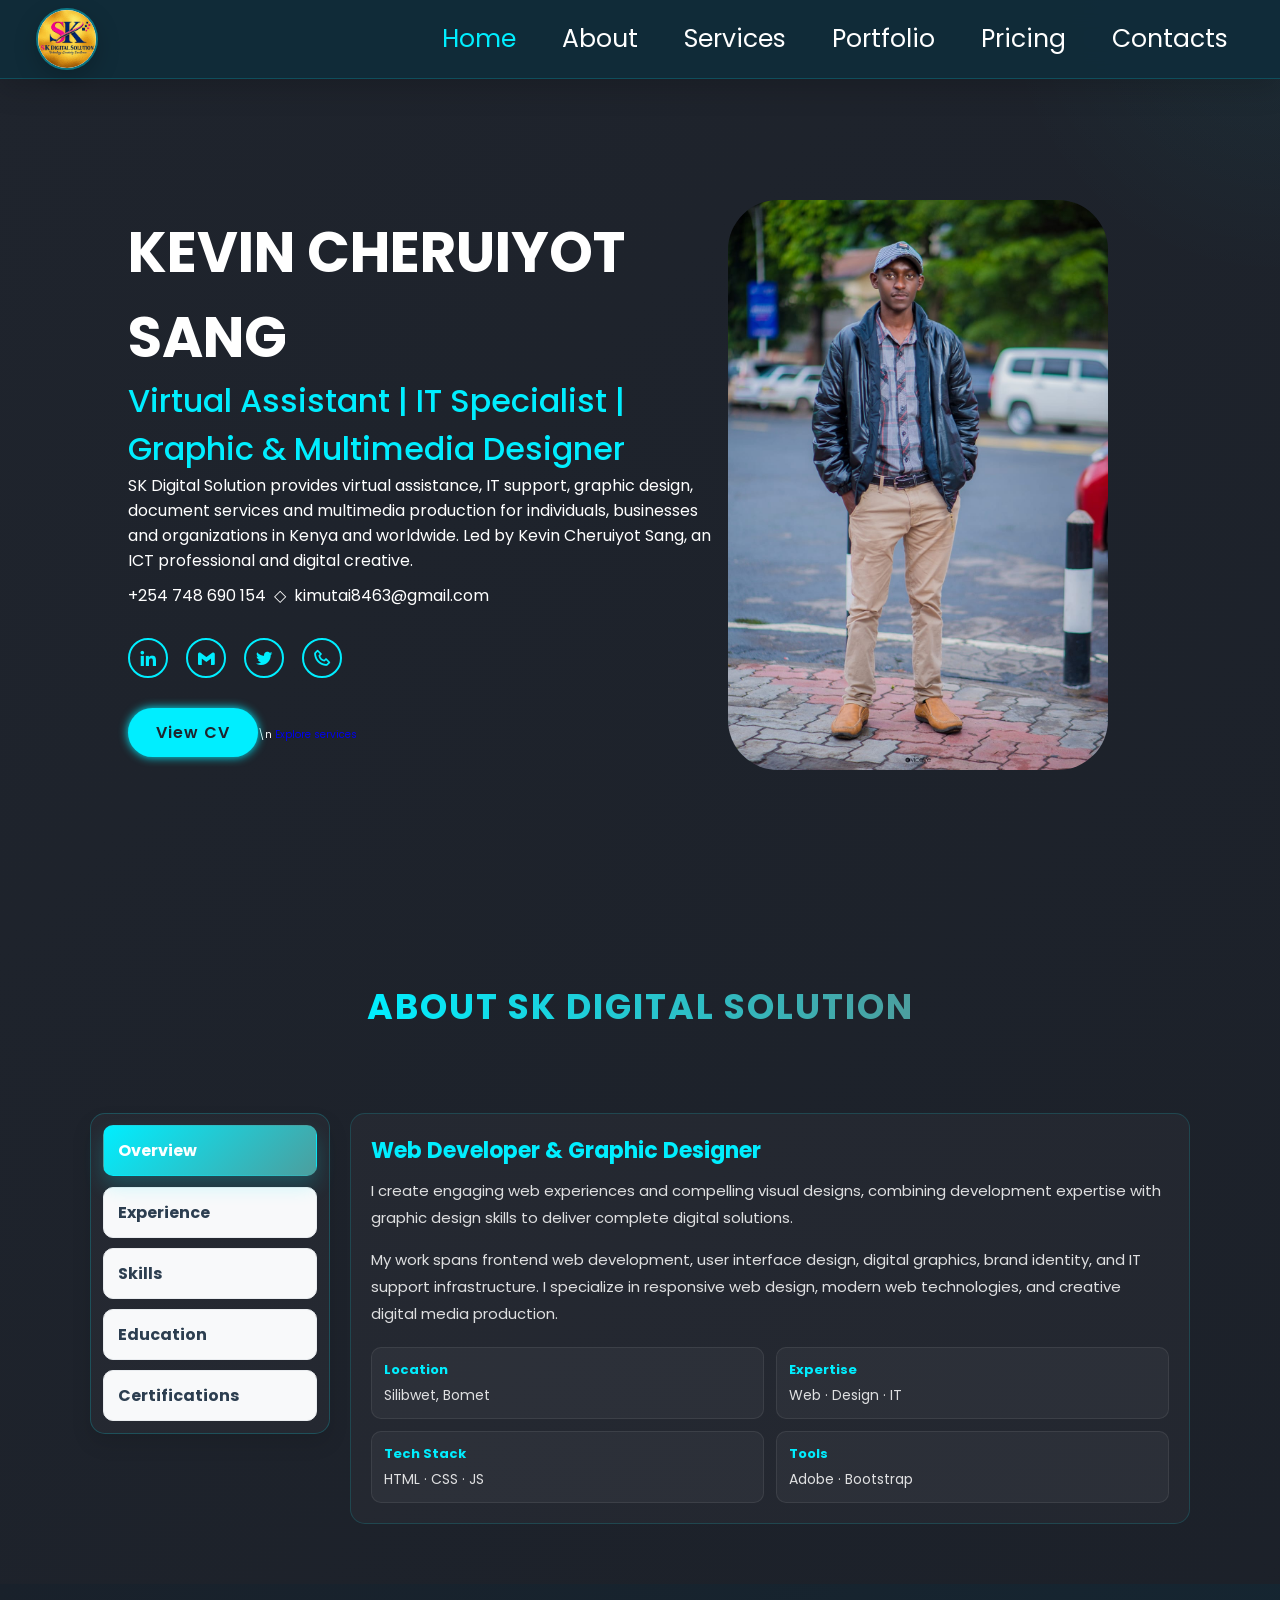
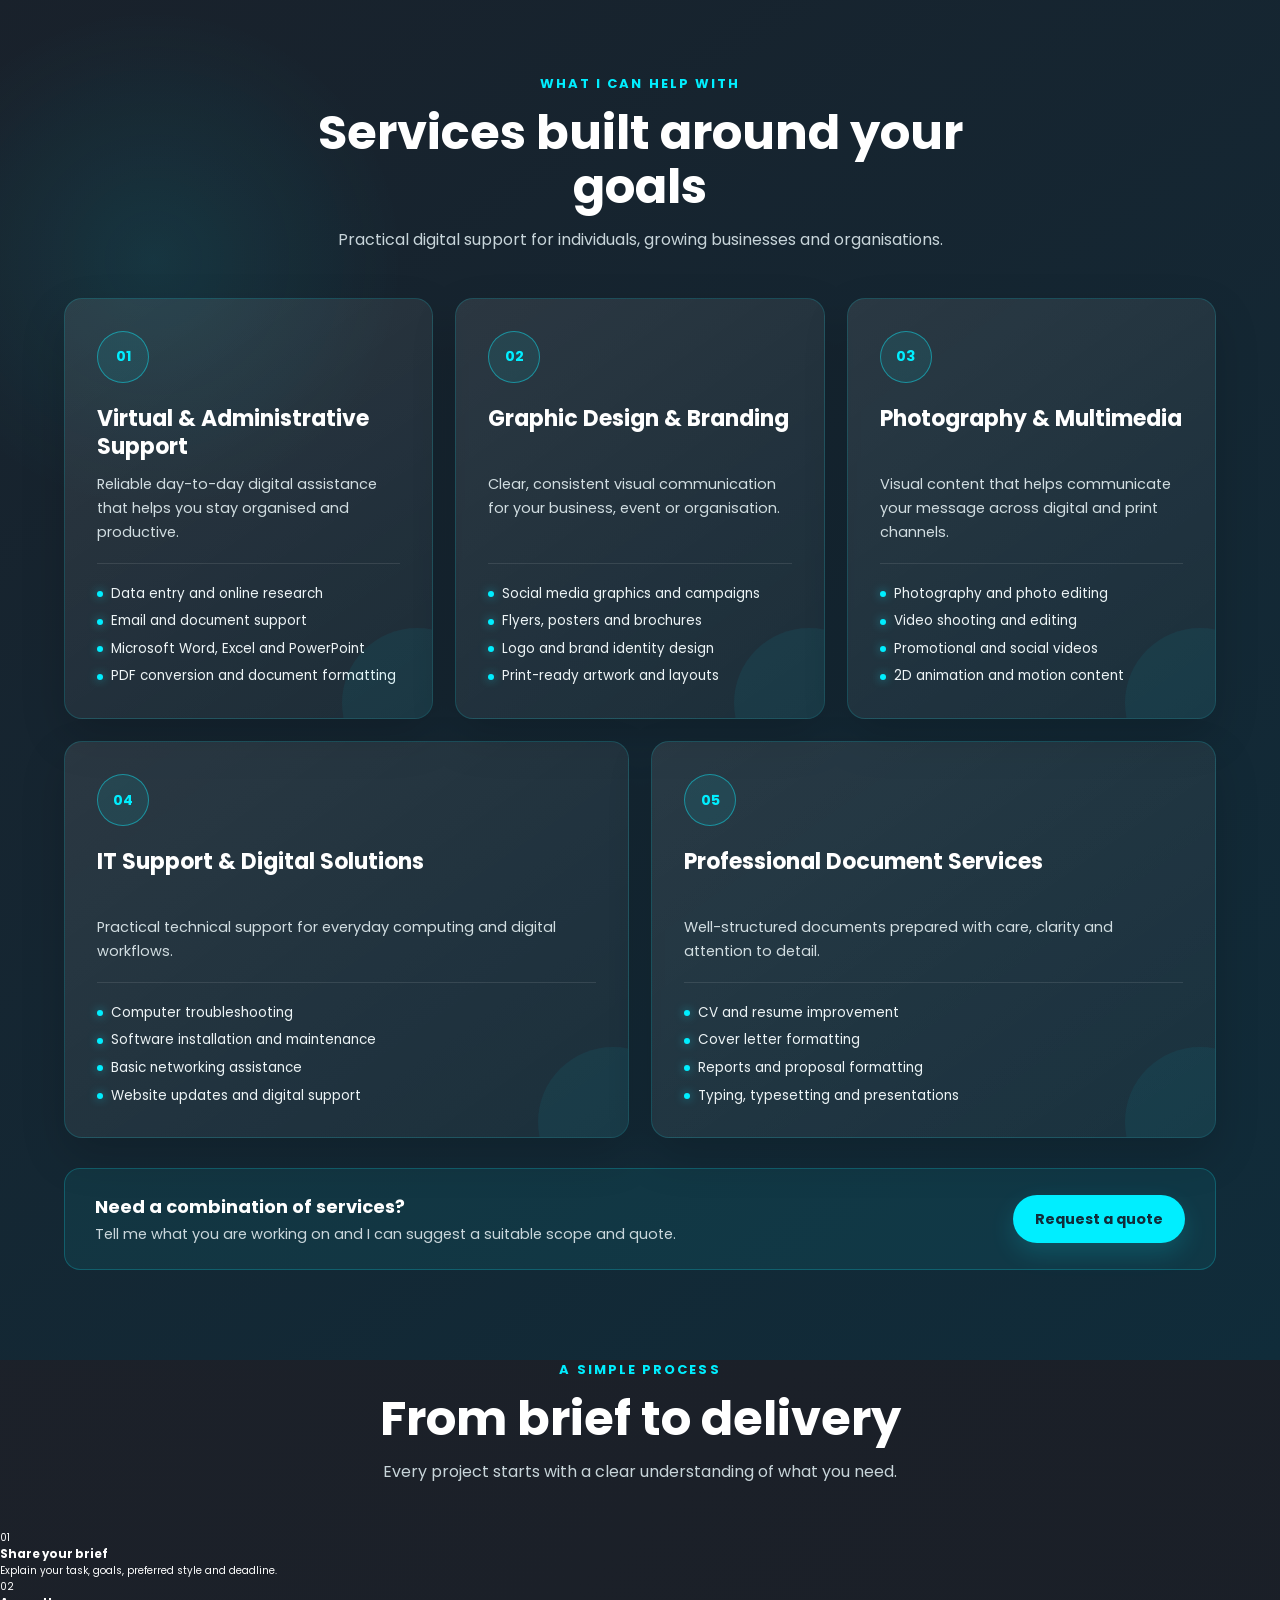
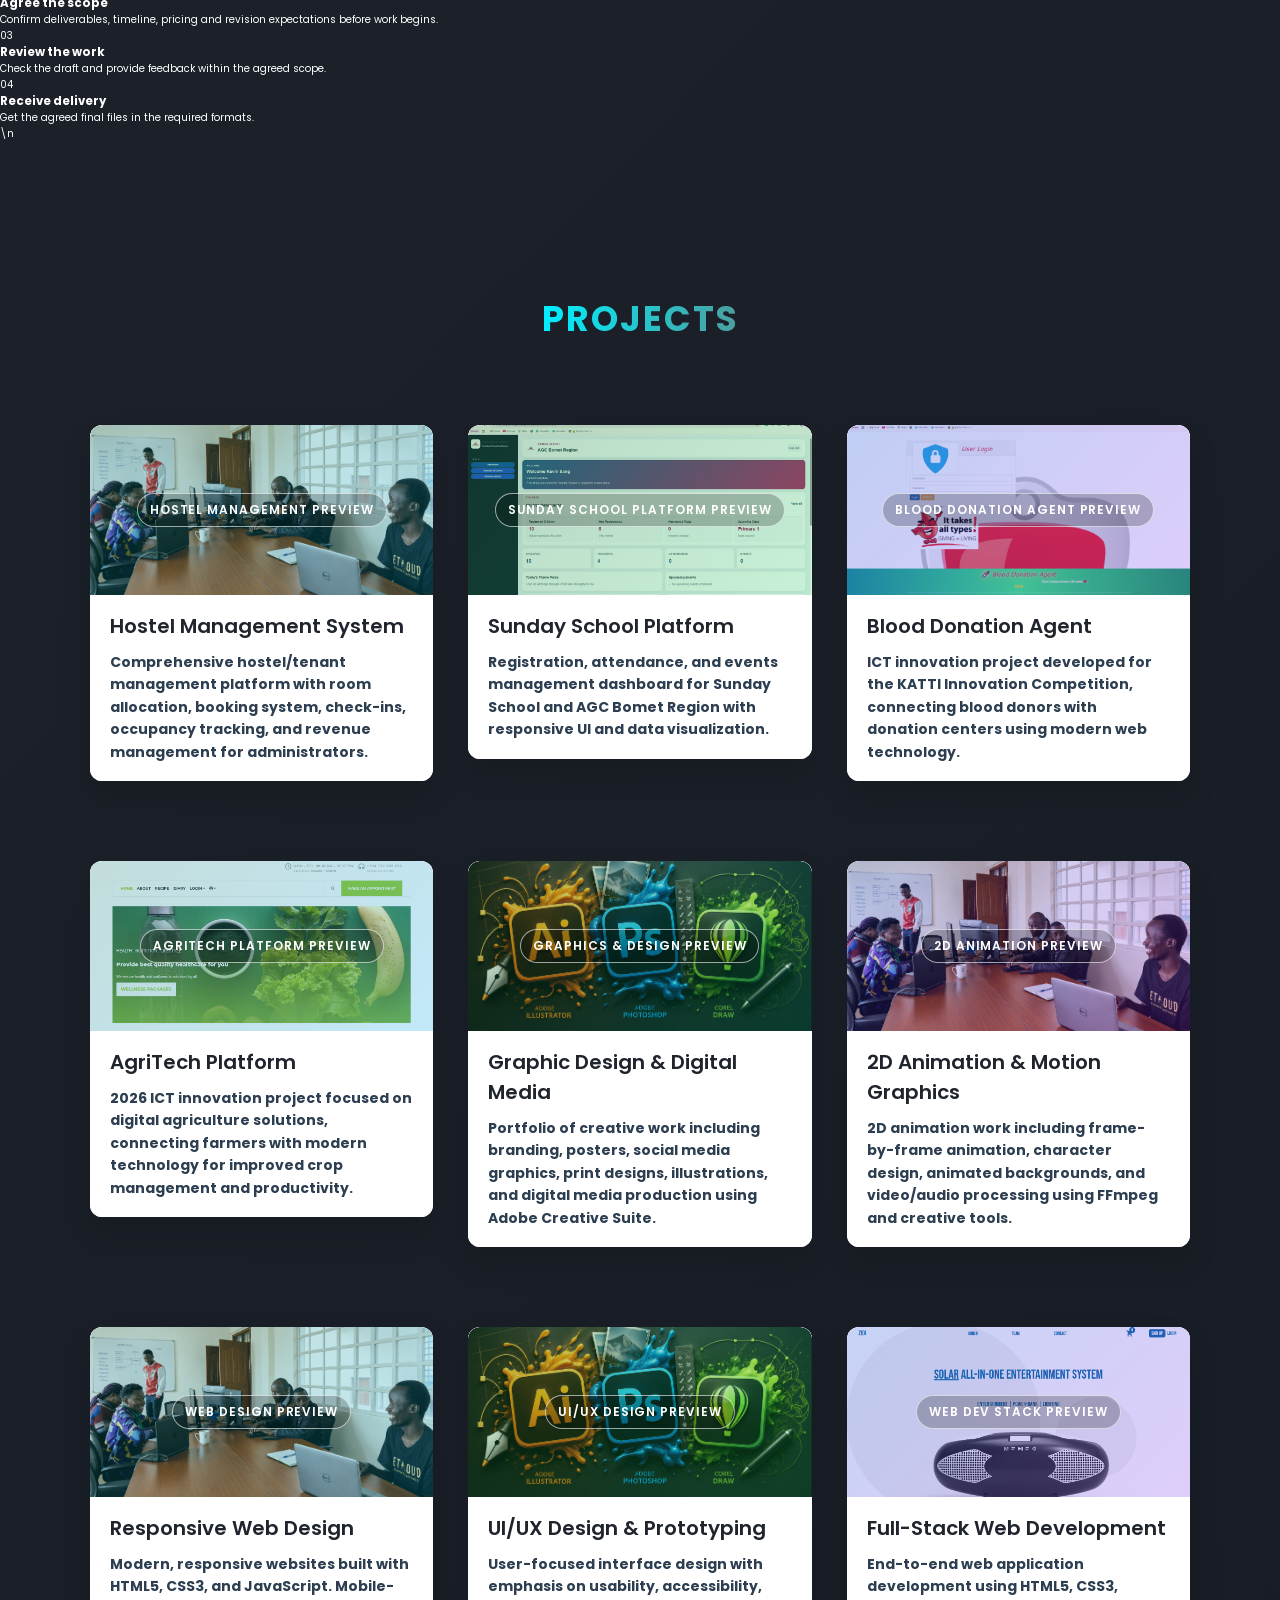
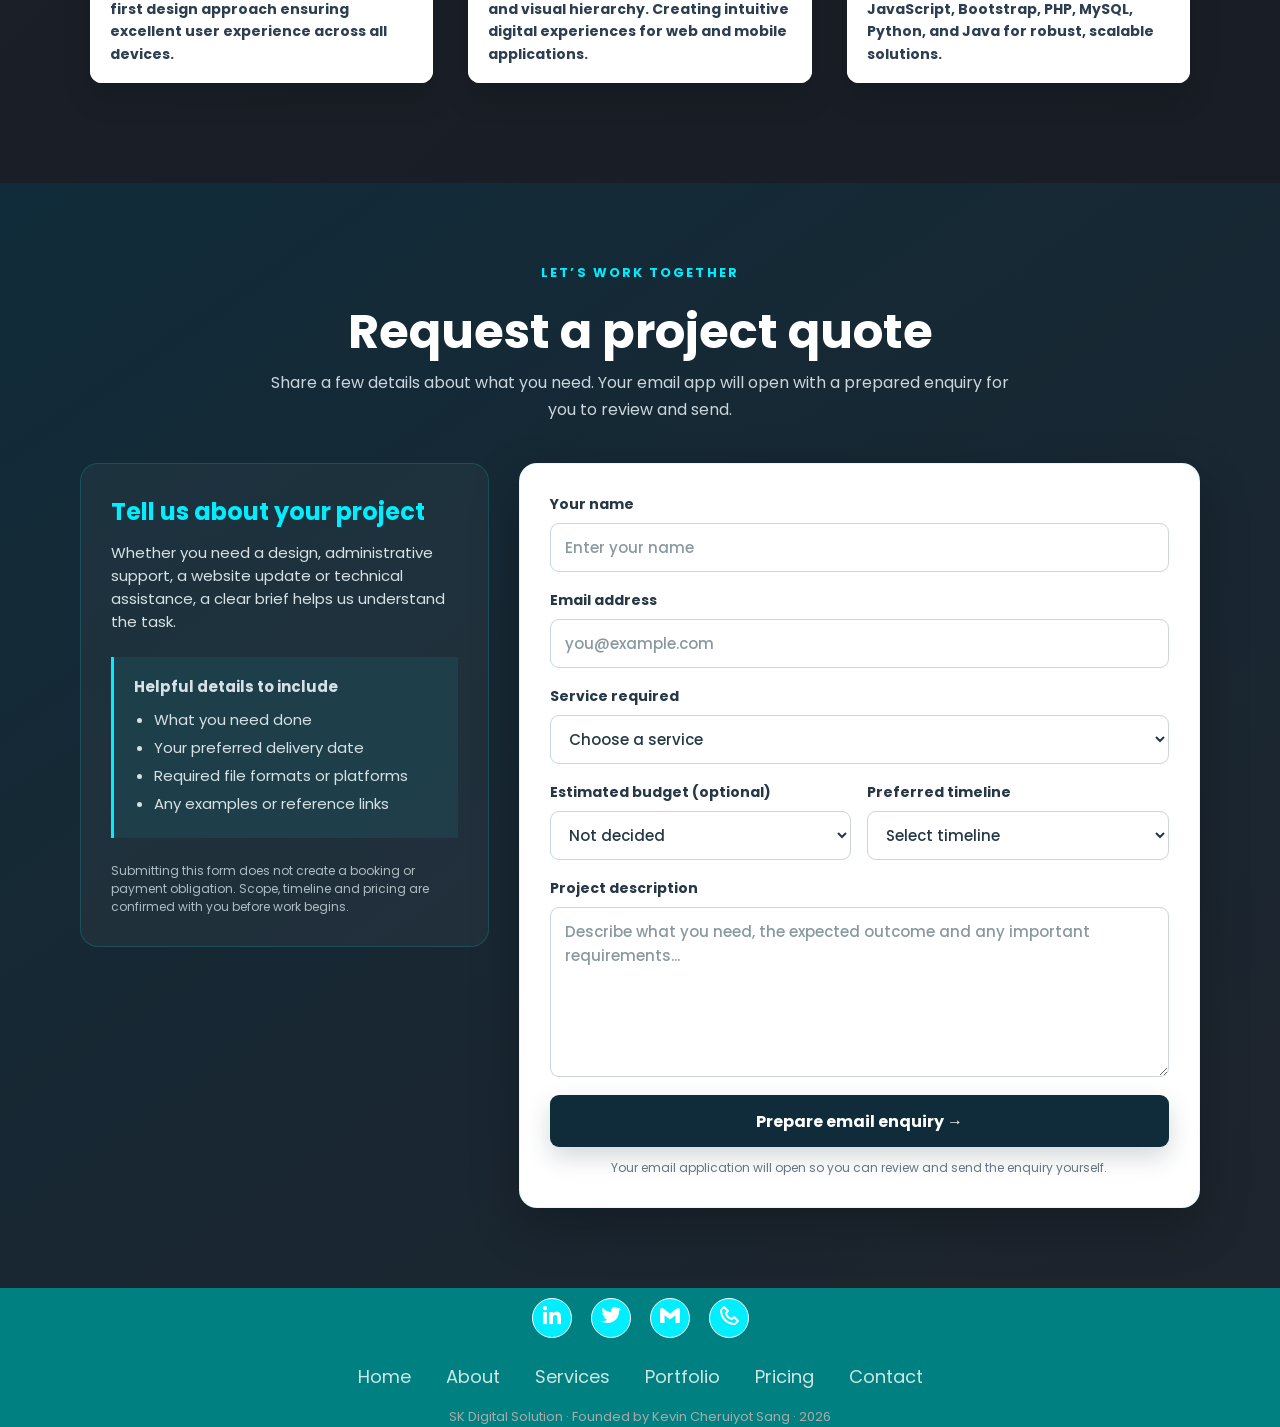
<file: index.html>
<!DOCTYPE html>
<html lang="en">

<head>
    <meta charset="UTF-8">
    <meta http-equiv="X-UA-Compatible" content="IE=edge">
    <meta name="viewport" content="width=device-width, initial-scale=1.0">
    <meta name="description" content="SK Digital Solution offers virtual assistance, graphic design, branding, photography, video editing, 2D animation, IT support and professional document services.">
    <meta name="theme-color" content="#102c3a">
    <meta property="og:title" content="SK Digital Solution | Digital & Creative Services">
    <meta property="og:description" content="Technology. Creativity. Excellence. Virtual assistance, IT support and creative digital services.">
    <meta property="og:type" content="website">
    <title>SK Digital Solution | Virtual Assistance, IT & Creative Services</title>
    <link href='https://unpkg.com/boxicons@2.1.4/css/boxicons.min.css' rel='stylesheet'>
    <link rel="stylesheet" href="./style.css?v=20261120">
   <link rel="icon" type="image/x-icon" href="images/favicon.ico">
</head>

<body>
    <nav class="navbar">
       
        <a href="#home" class="logo" aria-label="SK Digital Solution home">
            <img src="./images/SK Digital Solution logo.png" alt="SK Digital Solution">
        </a>

        
        <ul class="nav-links">

            
            <input type="checkbox" id="checkbox_toggle" />
            <label for="checkbox_toggle" class="hamburger">&#9776;</label>

          
            <div class="menu">
                <li><a href="#home" style="--i:1" class="active">Home</a></li>
                <li><a href="#about" style="--i:2">About</a></li>
                <li><a href="#services" style="--i:3">Services</a></li>
                <li><a href="#portfolio" style="--i:4">Portfolio</a></li>
                <li><a href="./pricing.html" style="--i:5">Pricing</a></li>
                <li><a href="#contact" style="--i:5">Contacts</a></li>

            </div>
        </ul>
    </nav>
    
    
        <section class="home" id="home">
            <div class="home-content">
                <h1>KEVIN CHERUIYOT SANG</h1>
                <h3><span>Virtual Assistant | IT Specialist | Graphic & Multimedia Designer</span></h3>
                <p>SK Digital Solution provides virtual assistance, IT support, graphic design, document services and multimedia production for individuals, businesses and organizations in Kenya and worldwide. Led by Kevin Cheruiyot Sang, an ICT professional and digital creative.</p>
                <p style="margin-top: 10px;">+254 748 690 154 &nbsp;◇&nbsp; kimutai8463@gmail.com</p>
                <div class="social-media">
                    <a href="https://ke.linkedin.com/in/sang-sang-044a56350" target="_blank" rel="noopener noreferrer" style="--i:6" aria-label="LinkedIn profile"><i class='bx bxl-linkedin'></i></a>
                    <a href="https://mail.google.com/mail/u/0/?view=cm&amp;fs=1&amp;to=kimutai8463@gmail.com" target="_blank" rel="noopener noreferrer" style="--i:7" aria-label="Compose an email to Kevin Cheruiyot Sang"><i class='bx bxl-gmail'></i></a>
                    <a href="https://x.com/sangkimu" target="_blank" rel="noopener noreferrer" style="--i:8" aria-label="X profile"><i class='bx bxl-twitter'></i></a>
                    <a href="tel:+254748690154" style="--i:9" aria-label="Call Kevin Cheruiyot Sang"><i class='bx bx-phone'></i></a>
                </div>
                <a href="./Resume_2.pdf" class="btn">View CV</a>\n                    <a class="btn-outline" href="#services">Explore services</a>
            </div>
            <div class="home-img">

                <img src="./images/me.jpg" alt="Kevin Cheruiyot Sang" width="400" height="450" style="border-radius: 50px;">

            </div>
        </section>
        <section class="about" id="about">
            <div class="u-center-text u-margin-bottom-big">
                <h2 class="heading-secondary">ABOUT SK DIGITAL SOLUTION</h2>
            </div>

            <div class="about-row">
                <aside class="about-nav">
                    <div class="nav-item active" data-section="overview">
                        <h3>Overview</h3>
                    </div>
                    <div class="nav-item" data-section="backend">
                        <h3>Experience</h3>
                    </div>
                    <div class="nav-item" data-section="frontend">
                        <h3>Skills</h3>
                    </div>
                    <div class="nav-item" data-section="payments">
                        <h3>Education</h3>
                    </div>
                    <div class="nav-item" data-section="devops">
                        <h3>Certifications</h3>
                    </div>
                </aside>

                <div class="about-content">
                    <div class="content-section active" id="overview">
                        <div class="about-profile">
                            <div class="overview-text">
                                <h3>Web Developer & Graphic Designer</h3>
                                <p>
                                    I create engaging web experiences and compelling visual designs, combining development expertise with graphic design skills to deliver complete digital solutions.
                                </p>
                                <p>
                                    My work spans frontend web development, user interface design, digital graphics, brand identity, and IT support infrastructure. I specialize in responsive web design, modern web technologies, and creative digital media production.
                                </p>

                                <div class="quick-stats">
                                    <div class="stat-item">
                                        <h4>Location</h4>
                                        <p>Silibwet, Bomet</p>
                                    </div>
                                    <div class="stat-item">
                                        <h4>Expertise</h4>
                                        <p>Web · Design · IT</p>
                                    </div>
                                    <div class="stat-item">
                                        <h4>Tech Stack</h4>
                                        <p>HTML · CSS · JS</p>
                                    </div>
                                    <div class="stat-item">
                                        <h4>Tools</h4>
                                        <p>Adobe · Bootstrap</p>
                                    </div>
                                </div>
                            </div>
                        </div>
                    </div>

                    <div class="content-section" id="backend">
                        <h3>Professional Experience</h3>
                        <div class="expertise-grid">
                            <div class="expertise-item">
                                <h4>IT Intern · Nakuru County Government</h4>
                                <p class="meta">Jan 2026 - Apr 2026</p>
                                <p class="meta">Ministry of Gender, Sports & Social Services</p>
                                <ul>
                                    <li>Provided IT systems support and technical assistance to staff</li>
                                    <li>Performed hardware and software troubleshooting and maintenance</li>
                                    <li>Collaborated with ICT personnel on system administration</li>
                                    <li>Ensured security and data confidentiality protocols</li>
                                </ul>
                            </div>

                            <div class="expertise-item">
                                <h4>IT Attachee · Nakuru County Government</h4>
                                <p class="meta">Jan 2024 - Apr 2024</p>
                                <p class="meta">ICT Department</p>
                                <ul>
                                    <li>Provided first-level technical support to end users</li>
                                    <li>Installed software and performed system updates</li>
                                    <li>Conducted preventive maintenance and network troubleshooting</li>
                                    <li>Set up computer systems and provided user support</li>
                                </ul>
                            </div>
                        </div>
                    </div>

                    <div class="content-section" id="frontend">
                        <h3>Core Skills</h3>
                        <div class="expertise-grid">
                            <div class="expertise-item">
                                <h4>🎨 Graphic & Visual Design</h4>
                                <p>Adobe Photoshop, Adobe Illustrator, Adobe Creative Cloud, Brand Identity, Digital Media Design, Print Media Design, Social Media Graphics, Digital Layouts, Editorial Graphics.</p>
                            </div>
                            <div class="expertise-item">
                                <h4>💻 Web Development</h4>
                                <p>HTML5, CSS3, JavaScript, Bootstrap, Responsive Web Design, PHP, MySQL, Python, Java, Basic JavaScript Programming, Database Management.</p>
                            </div>
                            <div class="expertise-item">
                                <h4>🖥️ IT & Systems</h4>
                                <p>IT Support, Help Desk Operations, Hardware Troubleshooting, Software Troubleshooting, Networking, System Administration, System Maintenance, Cybersecurity Fundamentals, Technical Documentation.</p>
                            </div>
                            <div class="expertise-item">
                                <h4>🎬 Media & Creative Production</h4>
                                <p>2D Animation, Digital Illustration, Visual Storytelling, Frame-by-Frame Animation, Video/Audio Processing, FFmpeg, Creative Content Production.</p>
                            </div>
                        </div>
                    </div>

                    <div class="content-section" id="payments">
                        <h3>Education</h3>
                        <div class="expertise-grid">
                            <div class="expertise-item">
                                <h4>Diploma in Information & Communication Technology</h4>
                                <p class="meta">Bomet Central Technical & Vocational College</p>
                                <p>Jan 2025 - Nov 2025 · Kenya</p>
                                <p class="small-text">Coursework: Computer Systems, Networking, Programming, Databases, Troubleshooting, Hardware Maintenance, Cybersecurity</p>
                            </div>
                        </div>
                    </div>

                    <div class="content-section" id="devops">
                        <h3>Certifications & Achievements</h3>
                        <div class="expertise-grid">
                            <div class="expertise-item">
                                <h4>KATTI ICT Innovation Competition</h4>
                                <p>Developed Blood Donation Agent as part of Kenya's leading ICT innovation program, showcasing practical application development and problem-solving skills.</p>
                            </div>
                            <div class="expertise-item">
                                <h4>Professional Development</h4>
                                <p>Continuous learning in web technologies, graphic design, digital media production, IT infrastructure, and emerging technologies through practical project experience.</p>
                            </div>
                        </div>
                    </div>
                </div>
            </div>
        </section>

        

    <section class="services-section" id="services">
        <div class="section-heading">
            <p class="eyebrow">What I can help with</p>
            <h2>Services built around your goals</h2>
            <p>Practical digital support for individuals, growing businesses and organisations.</p>
        </div>
        <div class="services-grid">
            <article class="service-card">
                <span class="service-number">01</span>
                <h3>Virtual & Administrative Support</h3>
                <p>Reliable day-to-day digital assistance that helps you stay organised and productive.</p>
                <ul><li>Data entry and online research</li><li>Email and document support</li><li>Microsoft Word, Excel and PowerPoint</li><li>PDF conversion and document formatting</li></ul>
            </article>
            <article class="service-card">
                <span class="service-number">02</span>
                <h3>Graphic Design & Branding</h3>
                <p>Clear, consistent visual communication for your business, event or organisation.</p>
                <ul><li>Social media graphics and campaigns</li><li>Flyers, posters and brochures</li><li>Logo and brand identity design</li><li>Print-ready artwork and layouts</li></ul>
            </article>
            <article class="service-card">
                <span class="service-number">03</span>
                <h3>Photography & Multimedia</h3>
                <p>Visual content that helps communicate your message across digital and print channels.</p>
                <ul><li>Photography and photo editing</li><li>Video shooting and editing</li><li>Promotional and social videos</li><li>2D animation and motion content</li></ul>
            </article>
            <article class="service-card">
                <span class="service-number">04</span>
                <h3>IT Support & Digital Solutions</h3>
                <p>Practical technical support for everyday computing and digital workflows.</p>
                <ul><li>Computer troubleshooting</li><li>Software installation and maintenance</li><li>Basic networking assistance</li><li>Website updates and digital support</li></ul>
            </article>
            <article class="service-card">
                <span class="service-number">05</span>
                <h3>Professional Document Services</h3>
                <p>Well-structured documents prepared with care, clarity and attention to detail.</p>
                <ul><li>CV and resume improvement</li><li>Cover letter formatting</li><li>Reports and proposal formatting</li><li>Typing, typesetting and presentations</li></ul>
            </article>
        </div>
        <div class="services-note">
            <div><strong>Need a combination of services?</strong><p>Tell me what you are working on and I can suggest a suitable scope and quote.</p></div>
            <a class="btn-primary" href="#contact">Request a quote</a>
        </div>
    </section>

    <section class="workflow-section" aria-labelledby="workflow-title">
        <div class="section-heading">
            <p class="eyebrow">A simple process</p>
            <h2 id="workflow-title">From brief to delivery</h2>
            <p>Every project starts with a clear understanding of what you need.</p>
        </div>
        <div class="workflow-grid">
            <article><span>01</span><h3>Share your brief</h3><p>Explain your task, goals, preferred style and deadline.</p></article>
            <article><span>02</span><h3>Agree the scope</h3><p>Confirm deliverables, timeline, pricing and revision expectations before work begins.</p></article>
            <article><span>03</span><h3>Review the work</h3><p>Check the draft and provide feedback within the agreed scope.</p></article>
            <article><span>04</span><h3>Receive delivery</h3><p>Get the agreed final files in the required formats.</p></article>
        </div>
    </section>
\n    <section class="section-tours" id="portfolio">
            <div class=" u-center-text u-margin-bottom-big ">
                <h2 class="heading-secondary">
                    PROJECTS
                </h2>
            </div>
            <div class="row">
                <div class="project-animation--1">
                    <div class="col-1-of-3 col">
                        <div class="card">
                            <div class="card__side card__side--front ">
                                <div class="card__picture card__picture-1 card__picture-hostel">
                                    <span class="card__picture-label">Hostel Management Preview</span>
                                </div>
                                <h4 class="card__heading">
                                    <span class="card__heading--span--1">
                                        Hostel Management System
                                    </span>
                                </h4>
                                <div class="card__details">
                                    <p class="card__details-paragraph">Comprehensive hostel/tenant management platform with room allocation, booking system, check-ins, occupancy tracking, and revenue management for administrators.</p>
                                </div>
                            </div>
                            <div class="card__side card__side--back card__side--back-1">
                                <div class="card__cta">
                                    <p class="card__hover-description">Comprehensive hostel/tenant management platform with room allocation, booking system, check-ins, occupancy tracking, and revenue management for administrators.</p>
                                    <div class="card__price-box">
                                        <p class="card__price-only">FULL-STACK</p>
                                        <p class="card__price-only">HTML · CSS · JS</p>
                                    </div>
                                    <a href="#" class="btn btn--white">View Project</a>
                                </div>
                            </div>
                        </div>
                    </div>
                    <div class="col-1-of-3 col">
                        <div class="card">
                            <div class="card__side card__side--front ">
                                <div class="card__picture card__picture-2 card__picture-dashboard">
                                    <span class="card__picture-label">Sunday School Platform Preview</span>
                                </div>
                                <h4 class="card__heading">
                                    <span class="card__heading--span--2">
                                        Sunday School Platform
                                    </span>
                                </h4>
                                <div class="card__details">
                                    <p class="card__details-paragraph">Registration, attendance, and events management dashboard for Sunday School and AGC Bomet Region with responsive UI and data visualization.</p>
                                </div>
                            </div>
                            <div class="card__side card__side--back card__side--back-2">
                                <div class="card__cta">
                                    <p class="card__hover-description">Registration, attendance, and events management dashboard for Sunday School and AGC Bomet Region with responsive UI and data visualization.</p>
                                    <div class="card__price-box">
                                        <p class="card__price-only">DASHBOARD</p>
                                        <p class="card__price-only">RESPONSIVE UI</p>
                                    </div>
                                    <a href="#" class="btn btn--white">View Project</a>
                                </div>
                            </div>
                        </div>
                    </div>
                    <div class="col-1-of-3 col">
                        <div class="card">
                            <div class="card__side card__side--front ">
                                <div class="card__picture card__picture-3 card__picture-blood">
                                    <span class="card__picture-label">Blood Donation Agent Preview</span>
                                </div>
                                <h4 class="card__heading">
                                    <span class="card__heading--span--3">
                                        Blood Donation Agent
                                    </span>
                                </h4>
                                <div class="card__details">
                                    <p class="card__details-paragraph">ICT innovation project developed for the KATTI Innovation Competition, connecting blood donors with donation centers using modern web technology.</p>
                                </div>
                            </div>
                            <div class="card__side card__side--back card__side--back-3">
                                <div class="card__cta">
                                    <p class="card__hover-description">ICT innovation project developed for the KATTI Innovation Competition, connecting blood donors with donation centers using modern web technology.</p>
                                    <div class="card__price-box">
                                        <p class="card__price-only">INNOVATION</p>
                                        <p class="card__price-only">KATTI PROJECT</p>
                                    </div>
                                    <a href="#" class="btn btn--white">View Project</a>
                                </div>
                            </div>
                        </div>
                    </div>
                </div>
            </div>
            <div class="row">
                <div class="project-animation--2">
                    <div class="col-1-of-3 col">
                        <div class="card">
                            <div class="card__side card__side--front ">
                                <div class="card__picture card__picture-4 card__picture-agritech">
                                    <span class="card__picture-label">AgriTech Platform Preview</span>
                                </div>
                                <h4 class="card__heading">
                                    <span class="card__heading--span--1">
                                        AgriTech Platform
                                    </span>
                                </h4>
                                <div class="card__details">
                                    <p class="card__details-paragraph">2026 ICT innovation project focused on digital agriculture solutions, connecting farmers with modern technology for improved crop management and productivity.</p>
                                </div>
                            </div>
                            <div class="card__side card__side--back card__side--back-1">
                                <div class="card__cta">
                                    <p class="card__hover-description">2026 ICT innovation project focused on digital agriculture solutions, connecting farmers with modern technology for improved crop management and productivity.</p>
                                    <div class="card__price-box">
                                        <p class="card__price-only">AGRICULTURE</p>
                                        <p class="card__price-only">INNOVATION</p>
                                    </div>
                                    <a href="#" class="btn btn--white">View Project</a>
                                </div>
                            </div>
                        </div>
                    </div>
                    <div class="col-1-of-3 col">
                        <div class="card">
                            <div class="card__side card__side--front ">
                                <div class="card__picture card__picture-5 card__picture-design">
                                    <span class="card__picture-label">Graphics & Design Preview</span>
                                </div>
                                <h4 class="card__heading">
                                    <span class="card__heading--span--2">
                                        Graphic Design & Digital Media
                                    </span>
                                </h4>
                                <div class="card__details">
                                    <p class="card__details-paragraph">Portfolio of creative work including branding, posters, social media graphics, print designs, illustrations, and digital media production using Adobe Creative Suite.</p>
                                </div>
                            </div>
                            <div class="card__side card__side--back card__side--back-2">
                                <div class="card__cta">
                                    <p class="card__hover-description">Portfolio of creative work including branding, posters, social media graphics, print designs, illustrations, and digital media production using Adobe Creative Suite.</p>
                                    <div class="card__price-box">
                                        <p class="card__price-only">DESIGN</p>
                                        <p class="card__price-only">ADOBE</p>
                                    </div>
                                    <a href="gallery.html" class="btn btn--white">View Full Gallery</a>
                                </div>
                            </div>
                        </div>
                    </div>
                    <div class="col-1-of-3 col">
                        <div class="card">
                            <div class="card__side card__side--front ">
                                <div class="card__picture card__picture-6 card__picture-animation">
                                    <span class="card__picture-label">2D Animation Preview</span>
                                </div>
                                <h4 class="card__heading">
                                    <span class="card__heading--span--3">
                                        2D Animation & Motion Graphics
                                    </span>
                                </h4>
                                <div class="card__details">
                                    <p class="card__details-paragraph">2D animation work including frame-by-frame animation, character design, animated backgrounds, and video/audio processing using FFmpeg and creative tools.</p>
                                </div>
                            </div>
                            <div class="card__side card__side--back card__side--back-3">
                                <div class="card__cta">
                                    <p class="card__hover-description">2D animation work including frame-by-frame animation, character design, animated backgrounds, and video/audio processing using FFmpeg and creative tools.</p>
                                    <div class="card__price-box">
                                        <p class="card__price-only">ANIMATION</p>
                                        <p class="card__price-only">MOTION</p>
                                    </div>
                                    <a href="./animation.html" class="btn btn--white">View Animation Clips</a>
                                </div>
                            </div>
                        </div>
                    </div>
                </div>
            </div>
            <div class="row">
                <div class="project-animation--1">
                    <div class="col-1-of-3 col">
                        <div class="card">
                            <div class="card__side card__side--front ">
                                <div class="card__picture card__picture-1 card__picture-web">
                                    <span class="card__picture-label">Web Design Preview</span>
                                </div>
                                <h4 class="card__heading">
                                    <span class="card__heading--span--1">
                                        Responsive Web Design
                                    </span>
                                </h4>
                                <div class="card__details">
                                    <p class="card__details-paragraph">Modern, responsive websites built with HTML5, CSS3, and JavaScript. Mobile-first design approach ensuring excellent user experience across all devices.</p>
                                </div>
                            </div>
                            <div class="card__side card__side--back card__side--back-1">
                                <div class="card__cta">
                                    <p class="card__hover-description">Modern, responsive websites built with HTML5, CSS3, and JavaScript. Mobile-first design approach ensuring excellent user experience across all devices.</p>
                                    <div class="card__price-box">
                                        <p class="card__price-only">WEB DESIGN</p>
                                        <p class="card__price-only">RESPONSIVE</p>
                                    </div>
                                    <a href="#" class="btn btn--white">View Projects</a>
                                </div>
                            </div>
                        </div>
                    </div>
                    <div class="col-1-of-3 col">
                        <div class="card">
                            <div class="card__side card__side--front ">
                                <div class="card__picture card__picture-2 card__picture-uiux">
                                    <span class="card__picture-label">UI/UX Design Preview</span>
                                </div>
                                <h4 class="card__heading">
                                    <span class="card__heading--span--2">
                                        UI/UX Design & Prototyping
                                    </span>
                                </h4>
                                <div class="card__details">
                                    <p class="card__details-paragraph">User-focused interface design with emphasis on usability, accessibility, and visual hierarchy. Creating intuitive digital experiences for web and mobile applications.</p>
                                </div>
                            </div>
                            <div class="card__side card__side--back card__side--back-2">
                                <div class="card__cta">
                                    <p class="card__hover-description">User-focused interface design with emphasis on usability, accessibility, and visual hierarchy. Creating intuitive digital experiences for web and mobile applications.</p>
                                    <div class="card__price-box">
                                        <p class="card__price-only">UI/UX</p>
                                        <p class="card__price-only">DESIGN</p>
                                    </div>
                                    <a href="#" class="btn btn--white">View Designs</a>
                                </div>
                            </div>
                        </div>
                    </div>
                    <div class="col-1-of-3 col">
                        <div class="card">
                            <div class="card__side card__side--front ">
                                <div class="card__picture card__picture-3 card__picture-fullstack">
                                    <span class="card__picture-label">Web Dev Stack Preview</span>
                                </div>
                                <h4 class="card__heading">
                                    <span class="card__heading--span--3">
                                        Full-Stack Web Development
                                    </span>
                                </h4>
                                <div class="card__details">
                                    <p class="card__details-paragraph">End-to-end web application development using HTML5, CSS3, JavaScript, Bootstrap, PHP, MySQL, Python, and Java for robust, scalable solutions.</p>
                                </div>
                            </div>
                            <div class="card__side card__side--back card__side--back-3">
                                <div class="card__cta">
                                    <p class="card__hover-description">End-to-end web application development using HTML5, CSS3, JavaScript, Bootstrap, PHP, MySQL, Python, and Java for robust, scalable solutions.</p>
                                    <div class="card__price-box">
                                        <p class="card__price-only">FULL-STACK</p>
                                        <p class="card__price-only">WEB DEV</p>
                                    </div>
                                    <a href="#" class="btn btn--white">View Projects</a>
                                </div>
                            </div>
                        </div>
                    </div>
                </div>
            </div>
        </section>

        <section class="contact" id="contact">
            <div class="section-heading">
                <p class="eyebrow">Let’s work together</p>
                <h2>Request a project quote</h2>
                <p>Share a few details about what you need. Your email app will open with a prepared enquiry for you to review and send.</p>
            </div>
            <div class="quote-layout">
                <div class="quote-intro">
                    <h3>Tell us about your project</h3>
                    <p>Whether you need a design, administrative support, a website update or technical assistance, a clear brief helps us understand the task.</p>
                    <div class="quote-tip"><strong>Helpful details to include</strong><ul>
                        <li>What you need done</li>
                        <li>Your preferred delivery date</li>
                        <li>Required file formats or platforms</li>
                        <li>Any examples or reference links</li>
                    </ul></div>
                    <p class="quote-small">Submitting this form does not create a booking or payment obligation. Scope, timeline and pricing are confirmed with you before work begins.</p>
                </div>
                <form id="contact-form" class="quote-form">
                    <div class="quote-field">
                        <label for="client-name">Your name</label>
                        <input id="client-name" name="name" type="text" autocomplete="name" placeholder="Enter your name" required maxlength="100">
                    </div>
                    <div class="quote-field">
                        <label for="client-email">Email address</label>
                        <input id="client-email" name="email" type="email" autocomplete="email" placeholder="you@example.com" required maxlength="150">
                    </div>
                    <div class="quote-field">
                        <label for="service-needed">Service required</label>
                        <select id="service-needed" name="service" required>
                            <option value="">Choose a service</option>
                            <option>Virtual & Administrative Support</option>
                            <option>Graphic Design & Branding</option>
                            <option>Photography & Multimedia</option>
                            <option>IT Support & Digital Solutions</option>
                            <option>Professional Document Services</option>
                            <option>Web Development / UI & UX</option>
                            <option>More than one service</option>
                            <option>Not sure yet — need guidance</option>
                        </select>
                    </div>
                    <div class="quote-row">
                        <div class="quote-field">
                            <label for="project-budget">Estimated budget (optional)</label>
                            <select id="project-budget" name="budget">
                                <option value="">Not decided</option>
                                <option>Below KSh 2,500</option>
                                <option>KSh 2,500 – 5,000</option>
                                <option>KSh 5,001 – 10,000</option>
                                <option>KSh 10,001 – 25,000</option>
                                <option>Above KSh 25,000</option>
                                <option>Prefer to discuss</option>
                            </select>
                        </div>
                        <div class="quote-field">
                            <label for="project-deadline">Preferred timeline</label>
                            <select id="project-deadline" name="timeline">
                                <option value="">Select timeline</option>
                                <option>As soon as possible</option>
                                <option>Within one week</option>
                                <option>Within two weeks</option>
                                <option>Within one month</option>
                                <option>Flexible</option>
                            </select>
                        </div>
                    </div>
                    <div class="quote-field">
                        <label for="project-message">Project description</label>
                        <textarea id="project-message" name="message" rows="6" placeholder="Describe what you need, the expected outcome and any important requirements..." required maxlength="5000"></textarea>
                    </div>
                    <button type="submit" class="quote-submit">Prepare email enquiry <span aria-hidden="true">→</span></button>
                    <p class="quote-status" id="quote-status" role="status" aria-live="polite">Your email application will open so you can review and send the enquiry yourself.</p>
                </form>
            </div>
        </section>
        <script>
        (() => {
            const form = document.getElementById('contact-form');
            if (!form) return;
            form.addEventListener('submit', (event) => {
                event.preventDefault();
                if (!form.reportValidity()) return;
                const data = new FormData(form);
                const subject = encodeURIComponent('Project enquiry — SK Digital Solution');
                const body = encodeURIComponent(
                    'PROJECT ENQUIRY — SK DIGITAL SOLUTION\\n\\n' +
                    'Name: ' + data.get('name') + '\\n' +
                    'Email: ' + data.get('email') + '\\n' +
                    'Service: ' + data.get('service') + '\\n' +
                    'Estimated budget: ' + (data.get('budget') || 'Not specified') + '\\n' +
                    'Preferred timeline: ' + (data.get('timeline') || 'Not specified') + '\\n\\n' +
                    'Project description:\\n' + data.get('message') + '\\n\\n' +
                    'Please reply to the client using the email address provided above.'
                );
                const recipient = 'kimutai8463@gmail.com';
                const gmailUrl = 'https://mail.google.com/mail/?view=cm&fs=1&to=' +
                    encodeURIComponent(recipient) + '&su=' + subject + '&body=' + body;
                const mailtoUrl = 'mailto:' + recipient + '?subject=' + subject + '&body=' + body;
                const status = document.getElementById('quote-status');
                const opened = window.open(gmailUrl, '_blank', 'noopener,noreferrer');
                if (!opened) {
                    window.location.href = mailtoUrl;
                    status.textContent = 'Your default email application should open. If it does not, email kimutai8463@gmail.com directly.';
                } else {
                    status.textContent = 'A prepared email has opened in a new tab. Review the details and press Send in your email account to submit your enquiry.';
                }
            });
        })();
        </script>

       <section class="footer">
        <div class="social">
              <a href="https://ke.linkedin.com/in/sang-sang-044a56350" target="_blank" rel="noopener noreferrer" style="--i:6" aria-label="LinkedIn profile"><i class='bx bxl-linkedin'></i></a>
              <a href="https://x.com/sangkimu" target="_blank" rel="noopener noreferrer" style="--i:7" aria-label="X profile"><i class='bx bxl-twitter'></i></a>
            <a href="https://mail.google.com/mail/u/0/?view=cm&amp;fs=1&amp;to=kimutai8463@gmail.com" target="_blank" rel="noopener noreferrer" style="--i:8" aria-label="Compose an email to Kevin Cheruiyot Sang"><i class='bx bxl-gmail'></i></a>
              <a href="tel:+254748690154" style="--i:9" aria-label="Call Kevin Cheruiyot Sang"><i class='bx bx-phone'></i></a>
        </div>
        <ul class="list">
            <li><a href="#home" style="--i:1" class="active">Home</a></li>
            <li><a href="#about" style="--i:2">About</a></li>
            <li><a href="#services" style="--i:3">Services</a></li>
            <li><a href="#portfolio" style="--i:4">Portfolio</a></li>
                <li><a href="./pricing.html" style="--i:5">Pricing</a></li>
            <li><a href="#contact" style="--i:5">Contact</a></li>
        </ul>
        <p class="copyright">SK Digital Solution · Founded by Kevin Cheruiyot Sang · <script>document.write(new Date().getFullYear())</script></p>
      </section>

    <script>
        document.addEventListener('DOMContentLoaded', function() {
            const navItems = document.querySelectorAll('.nav-item');
            const contentSections = document.querySelectorAll('.content-section');
            const menuToggle = document.getElementById('checkbox_toggle');

            document.querySelectorAll('.menu a').forEach(link => {
                link.addEventListener('click', function() {
                    menuToggle.checked = false;
                });
            });

            function setActiveTab(targetItem) {
                navItems.forEach(nav => {
                    nav.classList.toggle('active', nav === targetItem);
                    const heading = nav.querySelector('h3');
                    if (heading) {
                        heading.style.color = nav === targetItem ? '#fff' : '#2c3e50';
                    }
                });

                contentSections.forEach(section => {
                    const isActive = section.id === targetItem.dataset.section;
                    section.classList.toggle('active', isActive);
                    section.style.display = isActive ? 'block' : 'none';
                });
            }

            navItems.forEach(item => {
                item.addEventListener('click', function() {
                    setActiveTab(this);
                });
            });

            setActiveTab(document.querySelector('.nav-item.active') || navItems[0]);
        });
    </script>
</body>

</html>
<!-- service_w1zmfwm -->
<!-- template_oob2ais -->
</file>
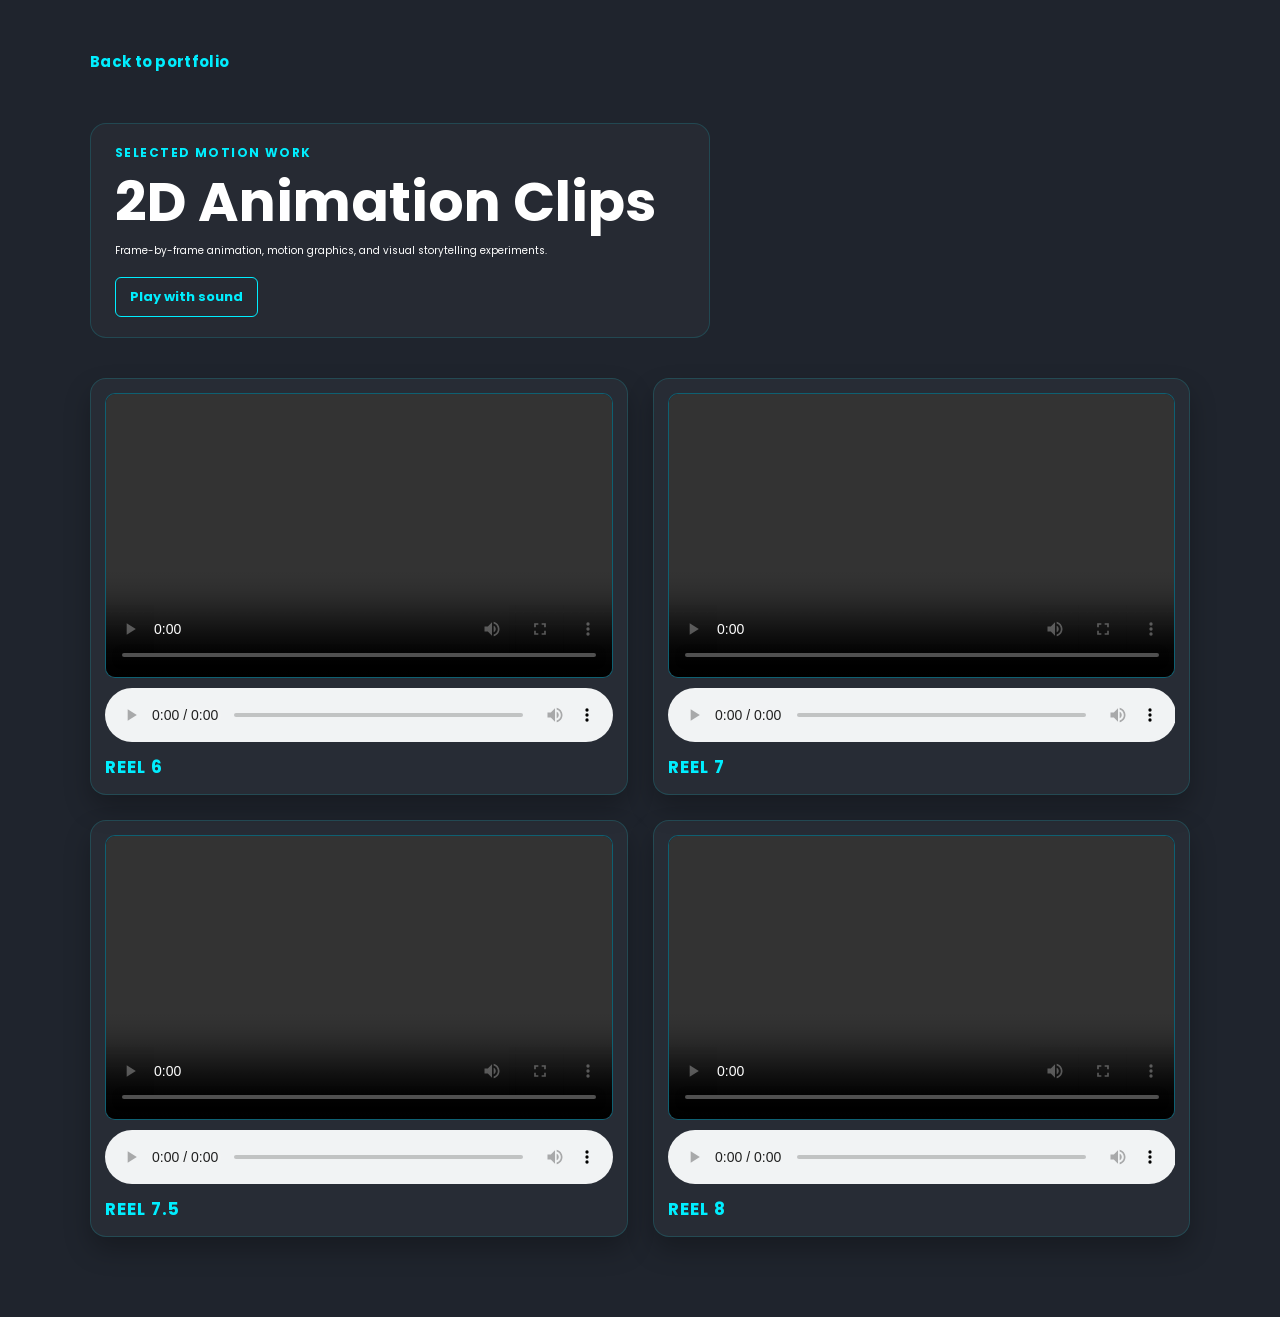
<file: animation.html>
<!DOCTYPE html>
<html lang="en">
<head>
    <meta charset="UTF-8">
    <meta name="viewport" content="width=device-width, initial-scale=1.0">
    <title>2D Animation Clips | Kevin Cheruiyot Sang</title>
    <link rel="stylesheet" href="./style.css">
</head>
<body class="gallery-page animation-page">
    <main class="gallery">
        <a class="gallery__back" href="./index.html#portfolio">Back to portfolio</a>

        <header class="gallery__header">
            <p class="gallery__eyebrow">Selected motion work</p>
            <h1>2D Animation Clips</h1>
            <p>Frame-by-frame animation, motion graphics, and visual storytelling experiments.</p>
            <button class="animation-sound-toggle" type="button">Play with sound</button>
        </header>

        <section class="animation-gallery" aria-label="Animation clips">
            <article class="animation-gallery__item">
                <video controls playsinline preload="auto" aria-labelledby="reel6-title">
                    <source src="./images/animations/reel6.mp4" type="video/mp4">
                </video>
                <audio controls preload="auto" aria-label="Audio for Reel 6">
                    <source src="./images/animations/reel6.mp4" type="audio/mp4">
                </audio>
                <h2 id="reel6-title">Reel 6</h2>
            </article>
            <article class="animation-gallery__item">
                <video controls playsinline preload="auto" aria-labelledby="reel7-title">
                    <source src="./images/animations/reel7.mp4" type="video/mp4">
                </video>
                <audio controls preload="auto" aria-label="Audio for Reel 7">
                    <source src="./images/animations/reel7.mp4" type="audio/mp4">
                </audio>
                <h2 id="reel7-title">Reel 7</h2>
            </article>
            <article class="animation-gallery__item">
                <video controls playsinline preload="auto" aria-labelledby="reel75-title">
                    <source src="./images/animations/reel7-5.mp4" type="video/mp4">
                </video>
                <audio controls preload="auto" aria-label="Audio for Reel 7.5">
                    <source src="./images/animations/reel7-5.mp4" type="audio/mp4">
                </audio>
                <h2 id="reel75-title">Reel 7.5</h2>
            </article>
            <article class="animation-gallery__item">
                <video controls playsinline preload="auto" aria-labelledby="reel8-title">
                    <source src="./images/animations/reel8.mp4" type="video/mp4">
                </video>
                <audio controls preload="auto" aria-label="Audio for Reel 8">
                    <source src="./images/animations/reel8.mp4" type="audio/mp4">
                </audio>
                <h2 id="reel8-title">Reel 8</h2>
            </article>
        </section>
    </main>

    <script>
        const animationVideos = [...document.querySelectorAll('.animation-gallery video')];
        const soundToggle = document.querySelector('.animation-sound-toggle');

        soundToggle.addEventListener('click', async () => {
            animationVideos.forEach((video) => {
                video.muted = false;
                video.volume = 1;
            });
            try {
                await animationVideos[0].play();
                soundToggle.textContent = 'Sound enabled';
                soundToggle.disabled = true;
            } catch (error) {
                soundToggle.textContent = 'Use the video play button';
            }
        });
    </script>
</body>
</html>
</file>
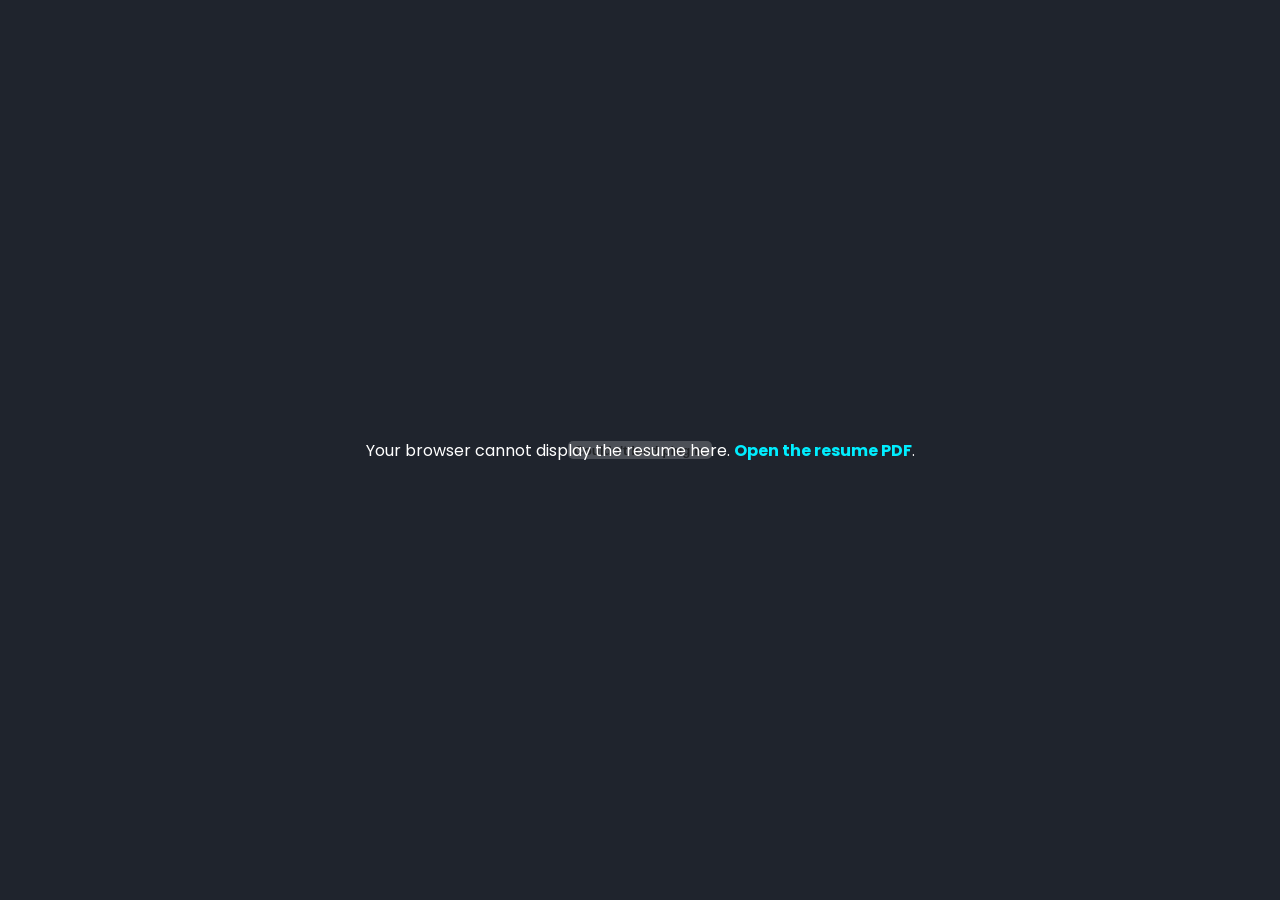
<file: cv.html>
<!DOCTYPE html>
<html lang="en">
<head>
    <link rel="stylesheet" href="style.css">
    <meta charset="UTF-8">
    <meta name="viewport" content="width=device-width, initial-scale=1.0">
    <title>Kevin Cheruiyot Sang - CV</title>
</head>
<body>
    <div class="pdf-container">
        <embed src="./Resume_2.pdf#toolbar=1&view=FitH" type="application/pdf" title="Kevin Cheruiyot Sang resume">
        <p class="pdf-fallback">Your browser cannot display the resume here. <a href="./Resume_2.pdf" target="_blank" rel="noopener noreferrer">Open the resume PDF</a>.</p>
    </div>
</body>
</html>
</file>
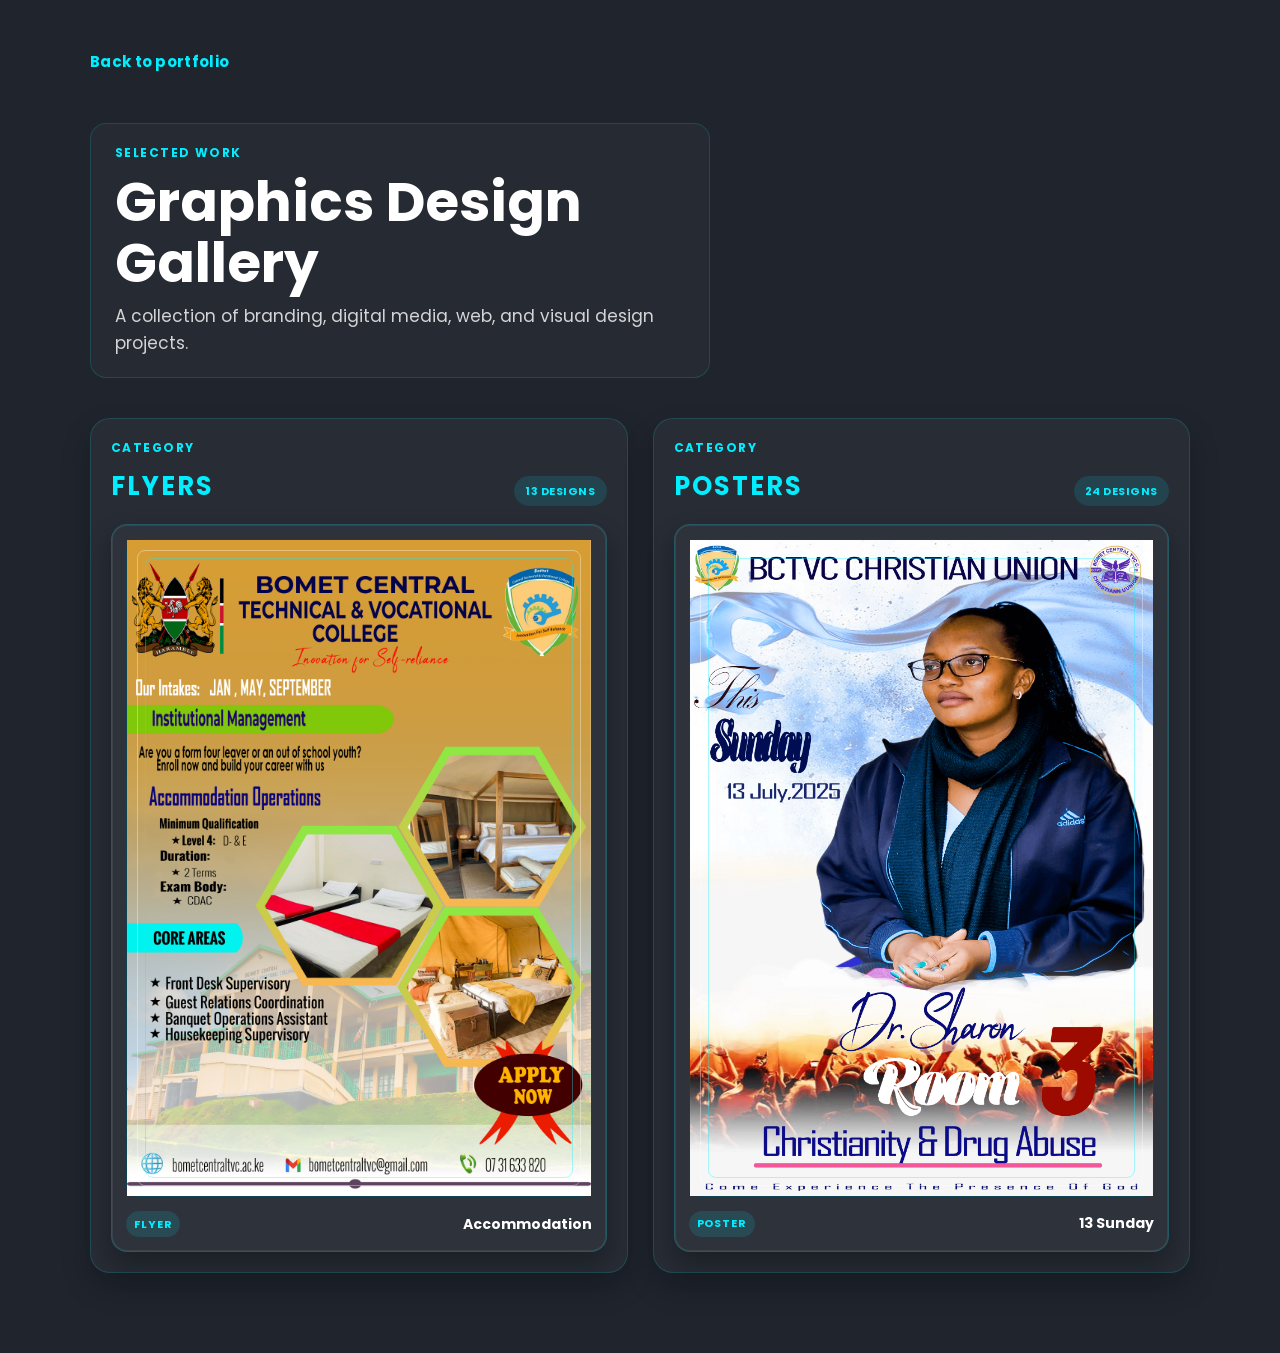
<file: gallery.html>
<!DOCTYPE html>
<html lang="en">
<head>
    <meta charset="UTF-8">
    <meta name="viewport" content="width=device-width, initial-scale=1.0">
    <title>Project Gallery | Kevin Cheruiyot Sang</title>
    <link rel="stylesheet" href="./style.css">
</head>
<body class="gallery-page">
    <main class="gallery">
        <a class="gallery__back" href="index.html#portfolio">Back to portfolio</a>

        <header class="gallery__header">
            <p class="gallery__eyebrow">Selected work</p>
            <h1>Graphics Design Gallery</h1>
            <p>A collection of branding, digital media, web, and visual design projects.</p>
        </header>

        <div class="gallery__albums">
            <article class="album" data-gallery="flyers">
                <div class="album__header">
                    <div>
                        <p class="gallery__eyebrow">Category</p>
                        <h2>Flyers</h2>
                    </div>
                    <span class="album__count">13 designs</span>
                </div>

                <button class="album__card" type="button" aria-label="View next flyer design">
                    <div class="album__photo">
                        <img src="" alt="">
                    </div>
                    <div class="album__meta">
                        <span class="album__tag">Flyer</span>
                        <strong class="album__label"></strong>
                    </div>
                </button>
            </article>

            <article class="album" data-gallery="posters">
                <div class="album__header">
                    <div>
                        <p class="gallery__eyebrow">Category</p>
                        <h2>Posters</h2>
                    </div>
                    <span class="album__count">24 designs</span>
                </div>

                <button class="album__card" type="button" aria-label="View next poster design">
                    <div class="album__photo">
                        <img src="" alt="">
                    </div>
                    <div class="album__meta">
                        <span class="album__tag">Poster</span>
                        <strong class="album__label"></strong>
                    </div>
                </button>
            </article>
        </div>
    </main>

    <script>
        const galleryData = {
            flyers: [
                { src: './images/galary/flayers/BCTVC Flayer-Accommodation.L4.png', title: 'Accommodation' },
                { src: './images/galary/flayers/BCTVC Flayer-Banking&Finance.L6.jpg', title: 'Banking and Finance' },
                { src: './images/galary/flayers/BCTVC Flayer-Cosmetology.L5.png', title: 'Cosmetology' },
                { src: './images/galary/flayers/BCTVC Flayer-Counselling.L5.jpg', title: 'Counselling' },
                { src: './images/galary/flayers/BCTVC Flayer-Elect.L6.png', title: 'Electrical' },
                { src: './images/galary/flayers/BCTVC Flayer-FPCookery.l4.png', title: 'Food Production and Cookery' },
                { src: './images/galary/flayers/BCTVC Flayer-HR.L5.jpg', title: 'Human Resources' },
                { src: './images/galary/flayers/BCTVC Flayer-Masonry.L4.jpg', title: 'Masonry' },
                { src: './images/galary/flayers/BCTVC Flayer-Packages.png', title: 'Packages' },
                { src: './images/galary/flayers/BCTVC Flayer-SC.Institutional management.jpg', title: 'Institutional Management' },
                { src: './images/galary/flayers/BCTVC Flayer-WaterEngineering.L6.jpg', title: 'Water Engineering' },
                { src: './images/galary/flayers/ICT l6.corrected.png', title: 'ICT' },
                { src: './images/galary/flayers/LS.jpg', title: 'Life Skills' }
            ],
            posters: [
                { src: './images/galary/posters/13Sunday.png', title: '13 Sunday' },
                { src: './images/galary/posters/19th, Oct.2025.Sunday.jpg', title: '19 October 2025 Sunday' },
                { src: './images/galary/posters/1STFEB,2026SUNDAY.jpg', title: '1 February 2026 Sunday' },
                { src: './images/galary/posters/22ND FEB.jpg', title: '22 February' },
                { src: './images/galary/posters/25JAN.CU.jpg', title: '25 January Christian Union' },
                { src: './images/galary/posters/28sunday,sep.png', title: '28 September Sunday' },
                { src: './images/galary/posters/6July,2025.png', title: '6 July 2025' },
                { src: './images/galary/posters/8TH.MARCH.CU.jpg', title: '8 March Christian Union' },
                { src: './images/galary/posters/CU calendar1.jpg', title: 'Christian Union Calendar' },
                { src: './images/galary/posters/CU kesha1.jpg', title: 'Christian Union Kesha' },
                { src: './images/galary/posters/CU Rally.jpg', title: 'Christian Union Rally' },
                { src: './images/galary/posters/CU Sunday1.png', title: 'Christian Union Sunday' },
                { src: './images/galary/posters/Cultural Day-01.jpg', title: 'Cultural Day' },
                { src: './images/galary/posters/FRESHERS CONNECT.jpg', title: 'Freshers Connect' },
                { src: './images/galary/posters/Fun Day.jpg', title: 'Fun Day' },
                { src: './images/galary/posters/KATTI PRINCIPAL BCTVC 2.0.jpg', title: 'KATTI Principal BCTVC' },
                { src: './images/galary/posters/KATTI PRINCIPAL BCTVC 2.jpg', title: 'KATTI Principal BCTVC' },
                { src: './images/galary/posters/KATTI PRINCIPAL BCTVC.jpg', title: 'KATTI Principal BCTVC' },
                { src: './images/galary/posters/Mashujaa Day.jpg', title: 'Mashujaa Day' },
                { src: './images/galary/posters/Mazingira Day.3.jpg', title: 'Mazingira Day' },
                { src: './images/galary/posters/Methodist 29th.jpg', title: 'Methodist 29th' },
                { src: './images/galary/posters/STANLEY.CU.POSTER.jpg', title: 'Stanley Christian Union' },
                { src: './images/galary/posters/sunday.17.cu.jpg', title: '17 Sunday Christian Union' },
                { src: './images/galary/posters/sunday8thFeb.jpg', title: '8 February Sunday' },
                { src: './images/galary/posters/worship expernce.jpg', title: 'Worship Experience' }
            ]
        };

        document.querySelectorAll('.album').forEach((album) => {
            const key = album.dataset.gallery;
            const items = galleryData[key];
            const button = album.querySelector('.album__card');
            const img = album.querySelector('img');
            const label = album.querySelector('.album__label');
            let currentIndex = 0;

            const render = () => {
                const item = items[currentIndex];
                img.src = item.src;
                img.alt = item.title;
                label.textContent = item.title;
                button.setAttribute('aria-label', `View next ${key.slice(0, -1)} design: ${item.title}`);
            };

            render();

            button.addEventListener('click', () => {
                currentIndex = (currentIndex + 1) % items.length;
                render();
            });
        });
    </script>
</body>
</html>
</file>
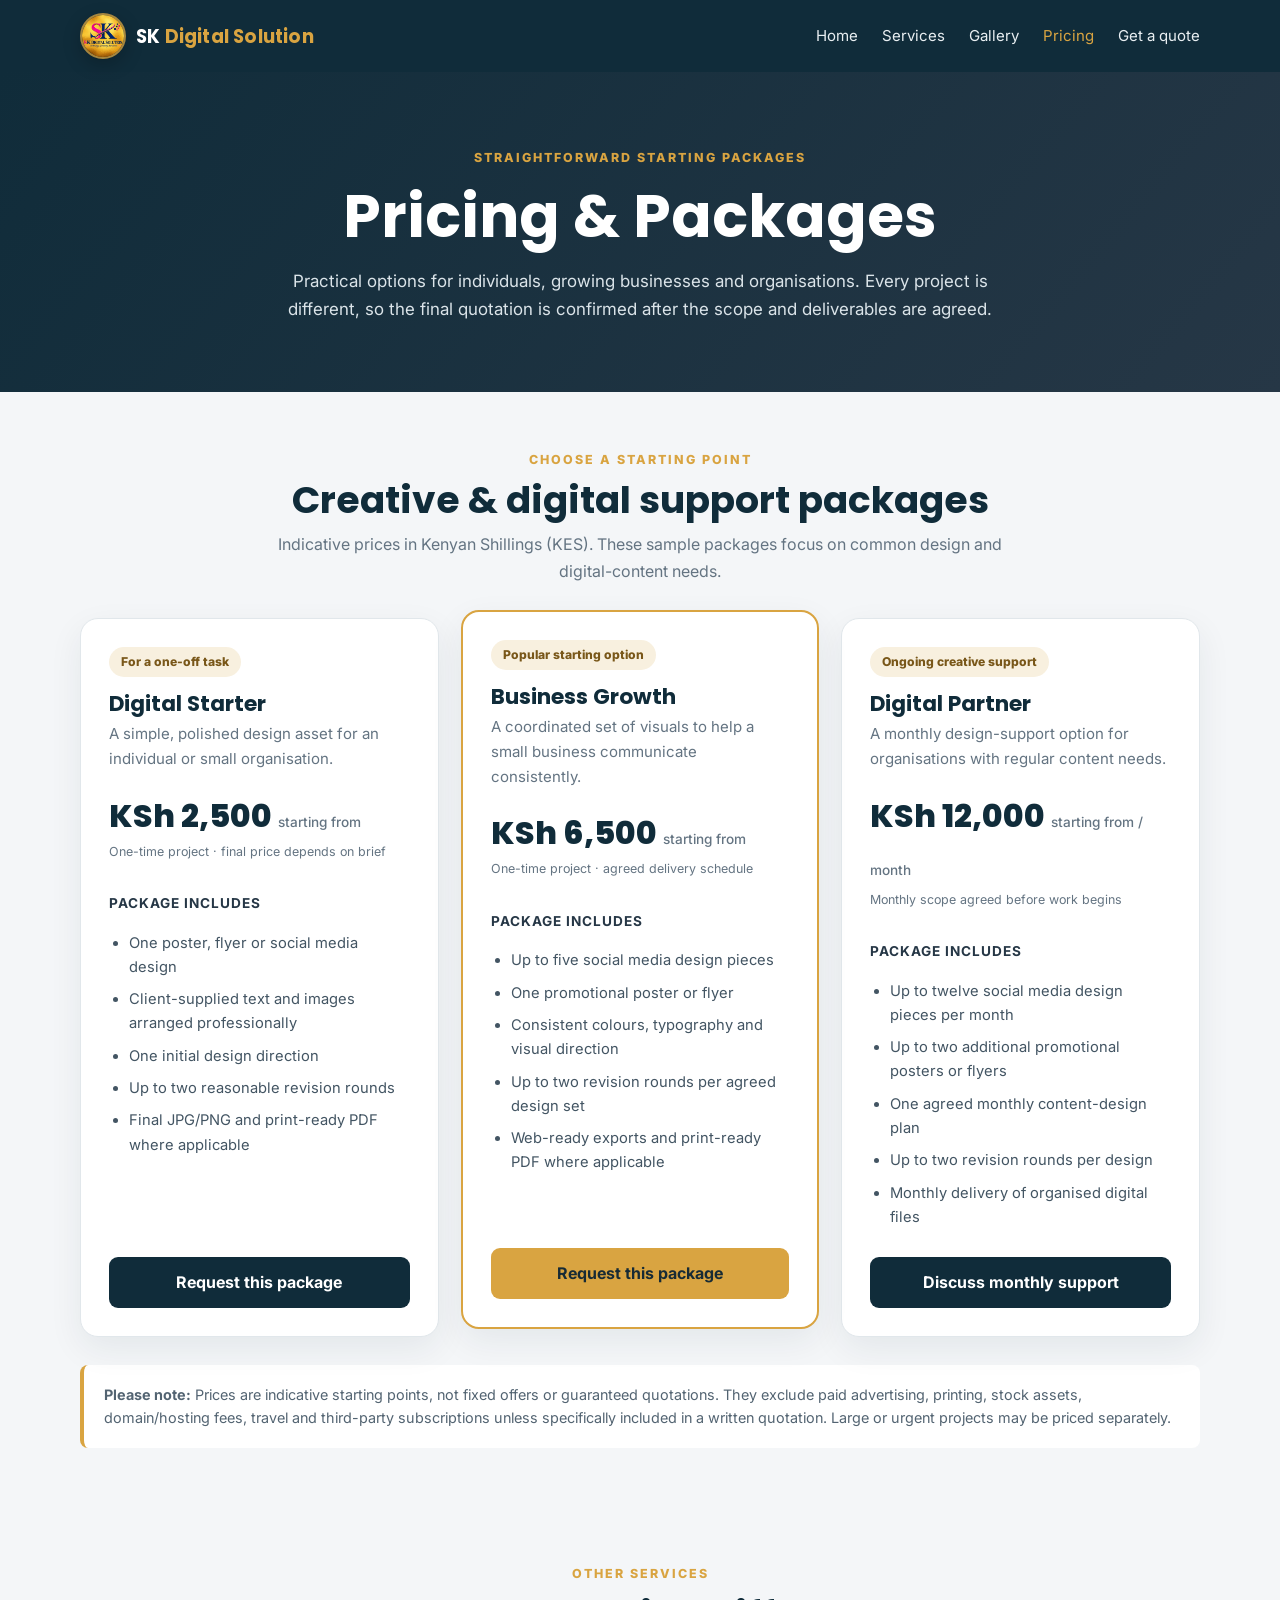
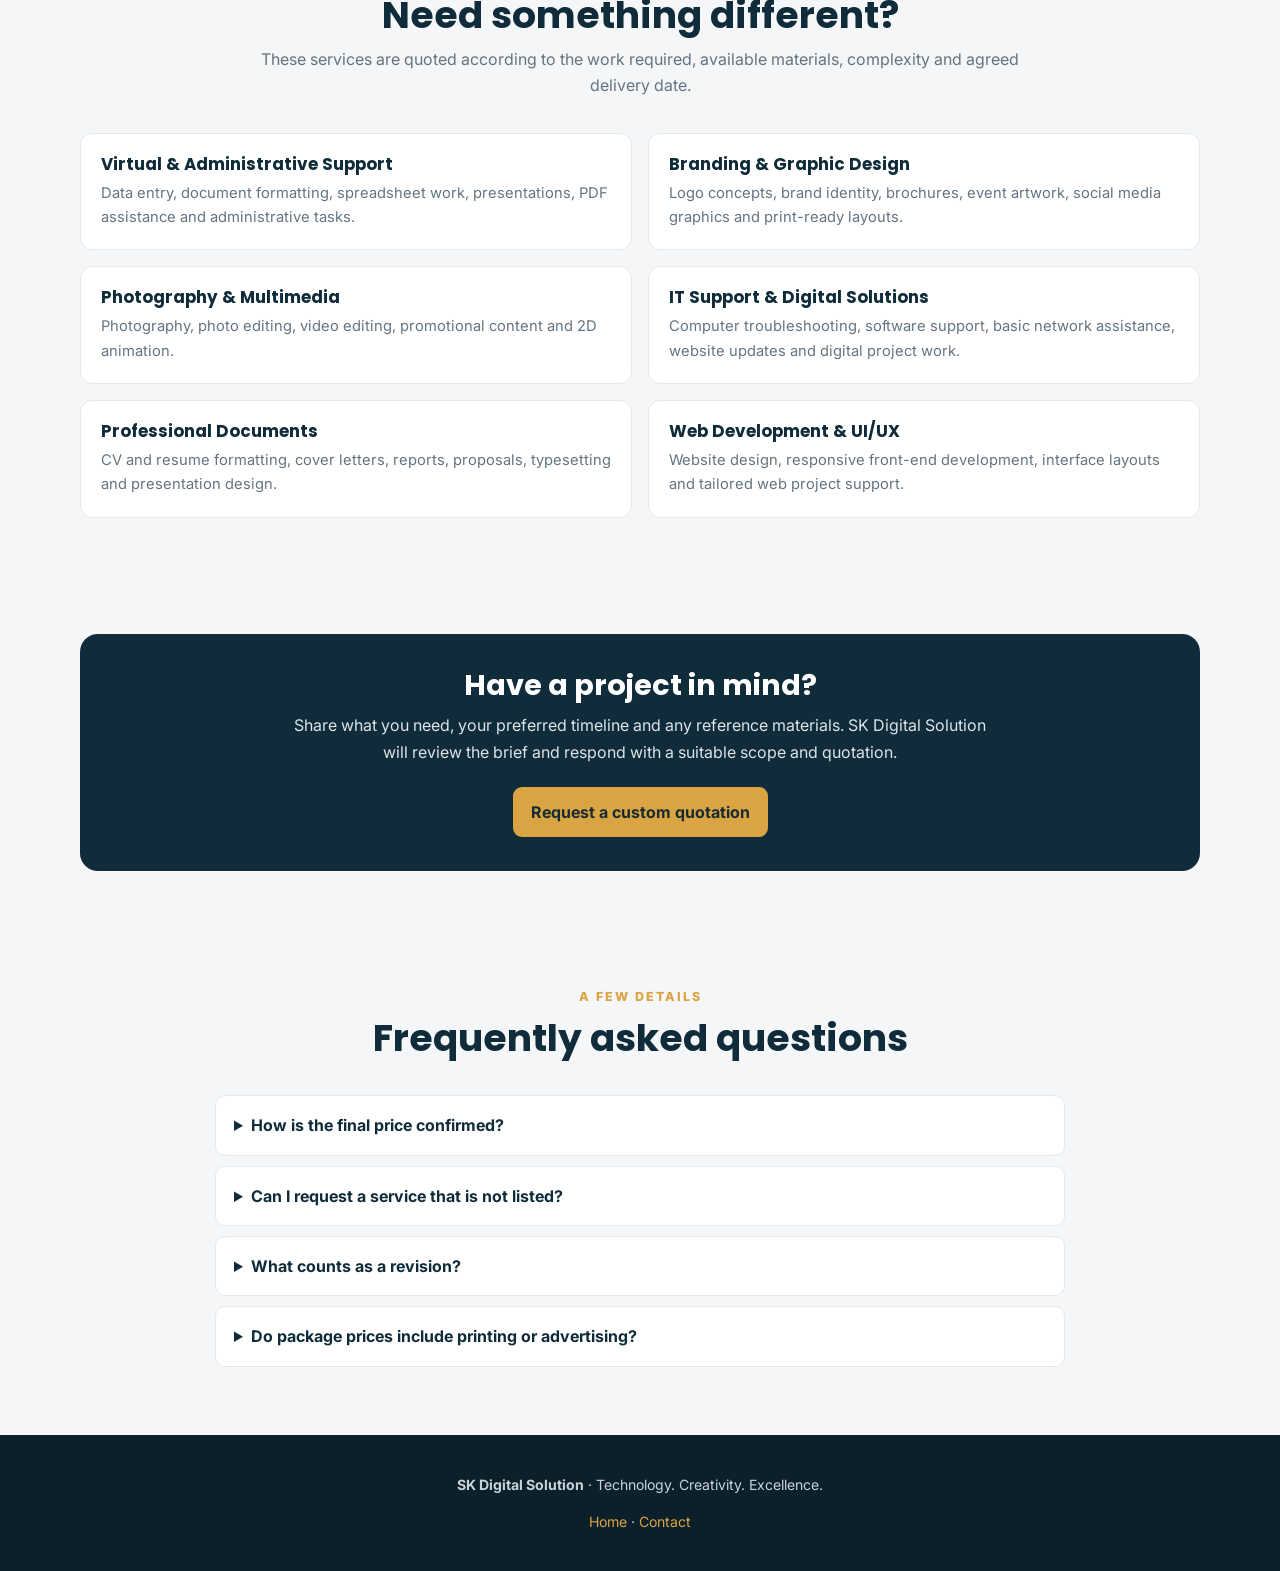
<file: pricing.html>
<!DOCTYPE html>
<html lang="en">
<head>
  <meta charset="UTF-8">
  <meta name="viewport" content="width=device-width, initial-scale=1.0">
  <meta name="description" content="Explore indicative service packages from SK Digital Solution. Request a tailored quote for design, virtual assistance, IT support and digital projects.">
  <meta name="theme-color" content="#102C3A">
  <meta property="og:title" content="Pricing & Packages | SK Digital Solution">
  <meta property="og:description" content="Clear starting packages for creative and digital services. Custom quotes are available.">
  <title>Pricing & Packages | SK Digital Solution</title>
  <link rel="preconnect" href="https://fonts.googleapis.com">
  <link rel="preconnect" href="https://fonts.gstatic.com" crossorigin>
  <link href="https://fonts.googleapis.com/css2?family=Inter:wght@400;500;600;700;800&family=Poppins:wght@500;600;700;800&display=swap" rel="stylesheet">
  <style>
    :root{--navy:#102C3A;--gold:#D9A441;--light:#F4F6F8;--slate:#263746;--muted:#647482;--white:#fff}
    *{box-sizing:border-box}html{scroll-behavior:smooth}body{margin:0;background:var(--light);color:var(--slate);font:16px/1.65 Inter,Arial,sans-serif}
    a{color:inherit;text-decoration:none}.wrap{width:min(1120px,92%);margin:auto}
    .topbar{background:var(--navy);color:#fff}.nav{min-height:72px;display:flex;align-items:center;justify-content:space-between;gap:20px}
    .brand{display:inline-flex;align-items:center;gap:10px;font:700 1.15rem Poppins,sans-serif;letter-spacing:.2px}.brand img{width:46px;height:46px;border-radius:50%;object-fit:cover;border:2px solid rgba(217,164,65,.75);box-shadow:0 6px 18px rgba(0,0,0,.22)}.brand span{color:var(--gold)}
    .navlinks{display:flex;gap:24px;align-items:center;flex-wrap:wrap;font-size:.94rem}.navlinks a{color:#e9eff2}.navlinks a:hover,.navlinks a[aria-current=page]{color:var(--gold)}
    .hero{background:linear-gradient(130deg,#102C3A,#263746);color:#fff;padding:76px 0 68px;text-align:center}
    .eyebrow{color:var(--gold);font-size:.78rem;font-weight:800;letter-spacing:2px;text-transform:uppercase}
    h1,h2,h3{font-family:Poppins,Inter,sans-serif;line-height:1.2}h1{font-size:clamp(2.2rem,5vw,3.7rem);margin:12px 0}
    .hero p{max-width:720px;margin:16px auto 0;color:#dbe4e9;font-size:1.06rem}
    .section{padding:58px 0}.section-head{text-align:center;max-width:760px;margin:0 auto 34px}.section-head h2{font-size:clamp(1.7rem,3vw,2.35rem);color:var(--navy);margin:8px 0}
    .section-head p{color:var(--muted);margin:0}
    .cards{display:grid;grid-template-columns:repeat(3,1fr);gap:22px;align-items:stretch}
    .card{background:#fff;border:1px solid #e1e7eb;border-radius:18px;padding:28px;box-shadow:0 12px 34px rgba(16,44,58,.07);display:flex;flex-direction:column}
    .card.featured{border:2px solid var(--gold);transform:translateY(-8px)}
    .pill{display:inline-block;width:max-content;background:#f8f0df;color:#795719;border-radius:30px;padding:5px 12px;font-size:.76rem;font-weight:800}
    .card h3{font-size:1.35rem;color:var(--navy);margin:14px 0 5px}.card .desc{color:var(--muted);font-size:.94rem;min-height:48px;margin:0}
    .price{font:800 2rem Poppins,sans-serif;color:var(--navy);margin:20px 0 2px}.price small{font:500 .85rem Inter,sans-serif;color:var(--muted)}
    .subnote{font-size:.78rem;color:var(--muted);margin:0 0 18px}.card h4{font-size:.85rem;text-transform:uppercase;letter-spacing:1px;color:var(--slate);margin:12px 0}
    ul.features{padding-left:20px;margin:0 0 24px;color:#435563;font-size:.92rem}ul.features li{padding:4px 0}
    .btn{display:inline-block;text-align:center;margin-top:auto;background:var(--navy);color:#fff;padding:12px 18px;border-radius:9px;font-weight:700;transition:.2s}
    .btn:hover{background:#1d4a5e}.featured .btn{background:var(--gold);color:#172b35}.featured .btn:hover{background:#c18e2f}
    .note{background:#fff;border-left:4px solid var(--gold);padding:18px 20px;border-radius:8px;color:#536472;font-size:.9rem;margin-top:28px}
    .services{display:grid;grid-template-columns:repeat(2,1fr);gap:16px}.service{background:#fff;border:1px solid #e3e9ed;border-radius:12px;padding:20px}.service h3{color:var(--navy);font-size:1.05rem;margin:0 0 7px}.service p{margin:0;color:var(--muted);font-size:.92rem}
    .custom{background:var(--navy);color:#fff;border-radius:18px;padding:34px;text-align:center}.custom h2{font-size:1.8rem;margin:0 0 10px}.custom p{color:#dbe4e9;max-width:720px;margin:0 auto 22px}.custom .btn{background:var(--gold);color:#172b35}
    .faq{max-width:850px;margin:auto}.faq details{background:#fff;border:1px solid #e3e9ed;border-radius:10px;padding:16px 18px;margin:10px 0}.faq summary{font-weight:700;color:var(--navy);cursor:pointer}.faq p{color:var(--muted);margin:12px 0 0}
    footer{background:#0b202b;color:#c8d3d9;text-align:center;padding:24px 12px;font-size:.88rem}footer a{color:var(--gold)}
    @media(max-width:850px){.cards{grid-template-columns:1fr 1fr}.card.featured{transform:none}}
    @media(max-width:600px){.nav{padding:15px 0;align-items:flex-start;flex-direction:column}.navlinks{gap:14px}.hero{padding:58px 0}.cards,.services{grid-template-columns:1fr}.section{padding:42px 0}.card .desc{min-height:0}}
  </style>
</head>
<body>
  <header class="topbar">
    <nav class="nav wrap" aria-label="Main navigation">
      <a class="brand" href="./index.html" aria-label="SK Digital Solution home">
        <img src="./images/SK Digital Solution logo.png" alt="">
        <b>SK <span>Digital Solution</span></b>
      </a>
      <div class="navlinks">
        <a href="./index.html">Home</a>
        <a href="./index.html#services">Services</a>
        <a href="./gallery.html">Gallery</a>
        <a href="./pricing.html" aria-current="page">Pricing</a>
        <a href="./index.html#contact">Get a quote</a>
      </div>
    </nav>
  </header>

  <main>
    <section class="hero">
      <div class="wrap">
        <div class="eyebrow">Straightforward starting packages</div>
        <h1>Pricing &amp; Packages</h1>
        <p>Practical options for individuals, growing businesses and organisations. Every project is different, so the final quotation is confirmed after the scope and deliverables are agreed.</p>
      </div>
    </section>

    <section class="section wrap">
      <div class="section-head">
        <div class="eyebrow">Choose a starting point</div>
        <h2>Creative &amp; digital support packages</h2>
        <p>Indicative prices in Kenyan Shillings (KES). These sample packages focus on common design and digital-content needs.</p>
      </div>
      <div class="cards">
        <article class="card">
          <span class="pill">For a one-off task</span>
          <h3>Digital Starter</h3>
          <p class="desc">A simple, polished design asset for an individual or small organisation.</p>
          <div class="price">KSh 2,500 <small>starting from</small></div>
          <p class="subnote">One-time project · final price depends on brief</p>
          <h4>Package includes</h4>
          <ul class="features">
            <li>One poster, flyer or social media design</li>
            <li>Client-supplied text and images arranged professionally</li>
            <li>One initial design direction</li>
            <li>Up to two reasonable revision rounds</li>
            <li>Final JPG/PNG and print-ready PDF where applicable</li>
          </ul>
          <a class="btn" href="./index.html#contact">Request this package</a>
        </article>

        <article class="card featured">
          <span class="pill">Popular starting option</span>
          <h3>Business Growth</h3>
          <p class="desc">A coordinated set of visuals to help a small business communicate consistently.</p>
          <div class="price">KSh 6,500 <small>starting from</small></div>
          <p class="subnote">One-time project · agreed delivery schedule</p>
          <h4>Package includes</h4>
          <ul class="features">
            <li>Up to five social media design pieces</li>
            <li>One promotional poster or flyer</li>
            <li>Consistent colours, typography and visual direction</li>
            <li>Up to two revision rounds per agreed design set</li>
            <li>Web-ready exports and print-ready PDF where applicable</li>
          </ul>
          <a class="btn" href="./index.html#contact">Request this package</a>
        </article>

        <article class="card">
          <span class="pill">Ongoing creative support</span>
          <h3>Digital Partner</h3>
          <p class="desc">A monthly design-support option for organisations with regular content needs.</p>
          <div class="price">KSh 12,000 <small>starting from / month</small></div>
          <p class="subnote">Monthly scope agreed before work begins</p>
          <h4>Package includes</h4>
          <ul class="features">
            <li>Up to twelve social media design pieces per month</li>
            <li>Up to two additional promotional posters or flyers</li>
            <li>One agreed monthly content-design plan</li>
            <li>Up to two revision rounds per design</li>
            <li>Monthly delivery of organised digital files</li>
          </ul>
          <a class="btn" href="./index.html#contact">Discuss monthly support</a>
        </article>
      </div>
      <div class="note"><strong>Please note:</strong> Prices are indicative starting points, not fixed offers or guaranteed quotations. They exclude paid advertising, printing, stock assets, domain/hosting fees, travel and third-party subscriptions unless specifically included in a written quotation. Large or urgent projects may be priced separately.</div>
    </section>

    <section class="section wrap">
      <div class="section-head">
        <div class="eyebrow">Other services</div>
        <h2>Need something different?</h2>
        <p>These services are quoted according to the work required, available materials, complexity and agreed delivery date.</p>
      </div>
      <div class="services">
        <article class="service"><h3>Virtual &amp; Administrative Support</h3><p>Data entry, document formatting, spreadsheet work, presentations, PDF assistance and administrative tasks.</p></article>
        <article class="service"><h3>Branding &amp; Graphic Design</h3><p>Logo concepts, brand identity, brochures, event artwork, social media graphics and print-ready layouts.</p></article>
        <article class="service"><h3>Photography &amp; Multimedia</h3><p>Photography, photo editing, video editing, promotional content and 2D animation.</p></article>
        <article class="service"><h3>IT Support &amp; Digital Solutions</h3><p>Computer troubleshooting, software support, basic network assistance, website updates and digital project work.</p></article>
        <article class="service"><h3>Professional Documents</h3><p>CV and resume formatting, cover letters, reports, proposals, typesetting and presentation design.</p></article>
        <article class="service"><h3>Web Development &amp; UI/UX</h3><p>Website design, responsive front-end development, interface layouts and tailored web project support.</p></article>
      </div>
    </section>

    <section class="section wrap">
      <div class="custom">
        <h2>Have a project in mind?</h2>
        <p>Share what you need, your preferred timeline and any reference materials. SK Digital Solution will review the brief and respond with a suitable scope and quotation.</p>
        <a class="btn" href="./index.html#contact">Request a custom quotation</a>
      </div>
    </section>

    <section class="section wrap">
      <div class="section-head"><div class="eyebrow">A few details</div><h2>Frequently asked questions</h2></div>
      <div class="faq">
        <details><summary>How is the final price confirmed?</summary><p>After reviewing your brief, the required deliverables, complexity and timeline, a written quotation is prepared for your approval before work starts.</p></details>
        <details><summary>Can I request a service that is not listed?</summary><p>Yes. Use the enquiry form to describe your requirements. Custom requests are assessed individually.</p></details>
        <details><summary>What counts as a revision?</summary><p>A revision is a reasonable adjustment to an agreed direction or draft. A new concept, major change of brief or additional deliverable may require a revised quotation.</p></details>
        <details><summary>Do package prices include printing or advertising?</summary><p>No, not by default. Printing, advertising spend, paid stock assets, hosting and other third-party costs are separate unless listed in the approved quotation.</p></details>
      </div>
    </section>
  </main>

  <footer>
    <p><strong>SK Digital Solution</strong> · Technology. Creativity. Excellence.</p>
    <p><a href="./index.html">Home</a> · <a href="./index.html#contact">Contact</a></p>
  </footer>
</body>
</html>
</file>
<file: style.css>
@import url('https://fonts.googleapis.com/css2?family=Poppins:wght@300;400;500;600;700&display=swap');

:root {
    --brand-cyan: #0ef;
    --brand-teal: #4c9e9e;
    --brand-navy: #102c3a;
    --surface-dark: #1f242d;
    --surface-soft: #263746;
    --text-light: #fff;
}

* {
    margin: 0;
    padding: 0;
    box-sizing: border-box;
    font-family: 'Poppins', sans-serif;
}
html {
    font-size: 62.5%;
    scroll-behavior: smooth;

} 




body {
    background: radial-gradient(circle at top right, rgba(14, 239, 255, 0.05), transparent 28rem),
        linear-gradient(135deg, var(--surface-dark), #171c24);
    color: var(--text-light);
    box-sizing: inherit;
    overflow-x: hidden;
    font-family: 'Poppins', sans-serif;
}

::selection {
    background: var(--brand-cyan);
    color: var(--brand-navy);
}

:focus-visible {
    outline: 3px solid var(--brand-cyan);
    outline-offset: 4px;
}

a {
    text-decoration: none;
}

li {
    list-style: none;
}

.container {
    padding: 3rem;
}

.navbar {
    display: flex;
    align-items: center;
    justify-content: space-between;
    padding: 10px clamp(16px, 3vw, 40px);
    width: 100%;
    background: rgba(16, 44, 58, 0.96);
    backdrop-filter: blur(14px);
    border-bottom: 1px solid rgba(14, 239, 255, 0.18);
    box-shadow: 0 8px 30px rgba(0, 0, 0, 0.18);
    color: #fff;
    position: fixed;
    z-index: 100;

}

/* .header {
        position: fixed;
        top:0;
        left: 0;
        width:100% ;
        padding: 20px 10%;
        background: transparent;
        display: flex;
        justify-content: space-between;
        align-items: center;
        z-index: 100;
        }   */


/* .navbar a {
        display: inline-block;
        color: #fff;
        font-weight: 500;
        text-decoration: none;
        margin-left: 35px;
        
    } */
.navbar a:hover,
.navbar a.active {
    color: #0ef;

}

.nav-links a {
    font-size: 25px;
    color: #fff;
    transition: color 0.2s ease;
    opacity: 0;
    animation: slideTop .5s ease forwards;
    animation-delay: calc(.2s * var(--i));
}

/* LOGO */
.logo {
    display: inline-flex;
    align-items: center;
    justify-content: center;
    width: 58px;
    height: 58px;
    flex: 0 0 58px;
    border-radius: 50%;
    overflow: hidden;
    background: #fff;
    box-shadow: 0 0 0 2px rgba(14, 239, 255, 0.4), 0 8px 24px rgba(0, 0, 0, 0.25);
    cursor: pointer;
    opacity: 0;
    animation: slideRight 1s ease forwards;
}

.logo img {
    width: 100%;
    height: 100%;
    display: block;
    object-fit: cover;
    border-radius: 50%;
}

/* NAVBAR MENU */
.menu {
    display: flex;
    gap: 1em;
    font-size: 18px;
}

.menu li:hover {
    background-color: #4c9e9e;
}

.menu li {
    padding: 5px 14px;
    border-radius: 5px;
    transition: background-color 0.2s ease;
}

/* CHECKBOX HACK */

input[type=checkbox] {
    display: none;
}

/* HAMBURGER MENU */
.hamburger {
    display: none;
    font-size: 24px;
    user-select: none;
}

.heading-secondary {
    font-size: 3.5rem;
    text-transform: uppercase;
    font-weight: 700;
    display: inline-block;
    background-image: linear-gradient(to right, #0ef, #4c9e9e);
    -webkit-background-clip: text;
    color: transparent;
    letter-spacing: .2rem;
    transition: all .2s;
}

.heading-secondary:hover {
    transform: skewY(2deg) skewX(15deg) scale(1.1);
    text-shadow: 0.5rem 1rem 2rem rgba(0, 0, 0, 0.2);
}

.heading-primary {
    color: #fff;
    text-transform: uppercase;
    backface-visibility: hidden;
    margin-bottom: 6rem;
    /* display: block; */
    font-size: 4rem;
    font-weight: 600;
    letter-spacing: .5rem;
    /* animation-name: MoveInLeft;
  animation-duration: 1s; */
    /* animation-delay: 3s;
 animation-iteration-count: 3; */
    animation-timing-function: ease-out;
}

.u-center-text {
    text-align: center !important;
}

.u-margin-bottom-big {
    margin-bottom: 8rem !important;
}
.u-margin-bottom-small {
    margin-bottom: 4rem !important; }
.u-margin-top-small {
        margin-top: 4rem !important; }


.home {
    position: relative;
    width: 95%;
    height: 100vh;
    display: flex;
    justify-content: space-between;
    align-items: center;
    padding: 70px 10% 0;
}

.home-content {
    max-width: 600px;
}

.home-content h3 {
    font-size: 32px;
    font-weight: 500;
    opacity: 0;
    animation: slideBottom 1s ease forwards;
    animation-delay: .7s;
}

.home-content h3:nth-last-of-type(2) {
    margin-bottom: 30px;
    animation: slideTop 1s ease forwards;
    animation-delay: .7s;
}

.home-content h3 span {
    color: #0ef;
}

.home-content h1 {
    font-size: 56px;
    font-weight: 700;
    margin: -3px 0;
    opacity: 0;
    animation: slideRight 1s ease forwards;
    animation-delay: .7s;


}

.home-content p {
    font-size: 16px;
    opacity: 0;
    animation: slideLeft 1s ease forwards;
    animation-delay: .7s;
}
/* img{
    border-radius: 5px;
    border: 2px solid rgb(76, 158, 158);
    box-shadow: 0 1rem 2rem rgba(76, 158, 158, 0.644);
}
.home img{
    border-radius: 5px;
    border: 2px solid rgb(76, 158, 158);
    box-shadow: 0 1rem 2rem rgba(76, 158, 158, 0.644);
} */
.home-img {
    width: min(32vw, 450px);
    max-width: 450px;
    height: auto;
    margin-right: -20px;
    animation: zoomIn 1s ease forwards;
    animation-delay: .2s;

    /* background-color: #0ef; */

}

.home-img img {
    display: block;
    width: 100%;
    max-width: 400px;
    height: auto;
    object-fit: cover;
    border-radius: 50px;

}

.home-img--about {
    max-width: 450px;
    height: 30%;
    width: 20%;
    margin-right: -20px;
    animation: zoomIn 1s ease forwards;
    animation-delay: .2s;

    /* background-color: #0ef; */

}

.home-img--about img {
    justify-content: center;
    align-items: center;

}

.social-media a {
    display: inline-flex;
    width: 40px;
    height: 40px;
    justify-content: center;
    align-items: center;
    background-color: transparent;
    border: 2px solid #0ef;
    border-radius: 50%;
    font-size: 20px;
    text-decoration: none;
    margin: 30px 15px 30px 0;
    color: #0ef;
    opacity: 0;
    animation: slideLeft 1s ease forwards;
    animation-delay: calc(.2s * var(--i));
}

.social-media a:hover {
    background-color: #0ef;
    color: #1f242d;
    box-shadow: 0 0 20px #0ef;
}

.btn {
    display: inline-block;
    padding: 12px 28px;
    background-color: #0ef;
    border-radius: 40px;
    box-shadow: 0 0 10px #0ef;
    font-size: 16px;
    color: #1f242d;
    letter-spacing: 1px;
    text-decoration: none;
    font-weight: 600;
    animation: slideTop 1s ease forwards;
    animation-delay: .2s;
}

.btn--white {
    background-color: #fff;
    color: #777;
}

.btn--white::after {
    background-color: #fff;
}


.btn-text:link, .btn-text:visited {
    font-size: 1.6rem;
    color: #55e57e;
    display: inline-block;
    text-decoration: none;
    border-bottom: 1px solid #55e57e;
    padding: 3px;
    transition: all .2s; }
  
  .btn-text:hover {
    background-color: #55e57e;
    color: #fff;
    box-shadow: 0 1rem 2rem rgba(0, 0, 0, 0.15);
    transform: translateY(-2px); }
  
  .btn-text:active {
    box-shadow: 0 1rem 2rem rgba(0, 0, 0, 0.15);
    transform: translateY(-2px); }
  





.about-me{
    
    width: 100%;
    margin: 0 auto;
    box-shadow: 0 3rem 6rem rgba(0, 0, 0, 0);
    background-color: rgba(0, 238, 255, 0.356);
    border-radius: 3px;
    padding: 3rem;
    padding-left: 3rem;
    font-size: 1.6rem;
    transform: skewX(-12deg);
}

.paragraph {
    font-size: 1.6rem;
    padding: 1.5rem;
    text-align: center;
    transform: translateX(-3rem) skewX(12deg)
    /* width: 90%; */
}

.paragraph:not(:last-child) {
    margin-bottom: 3rem;
}

.about-description {

    /* display: flex;
    align-items: center;
    justify-content: center;
    padding-left: -3rem; */
    padding-left: 8rem;



}

.about {
    padding: 8rem 7% 6rem;
}

.about-row {
    display: flex;
    align-items: flex-start;
    gap: 2rem;
    width: min(1200px, 100%);
    margin: 0 auto;
}

.about-nav {
    flex: 0 0 240px;
    display: flex;
    flex-direction: column;
    gap: 1rem;
    padding: 1.2rem;
    border: 1px solid rgba(14, 240, 255, 0.2);
    background: rgba(255, 255, 255, 0.03);
    border-radius: 1.5rem;
    box-shadow: 0 1rem 2rem rgba(0, 0, 0, 0.1);
}

.nav-item {
    background: #f8f9fa;
    color: #2c3e50;
    border: 1px solid #e9ecef;
    border-radius: 1rem;
    padding: 1.2rem 1.4rem;
    cursor: pointer;
    transition: all 0.3s ease;
}

.nav-item h3 {
    font-size: 1.6rem;
    margin: 0;
    color: inherit;
}

.nav-item:hover,
.nav-item.active {
    background: linear-gradient(135deg, #0ef, #4c9e9e);
    color: #fff;
    border-color: transparent;
    transform: translateY(-1px);
    box-shadow: 0 1rem 2rem rgba(14, 239, 255, 0.2);
}

.about-content {
    flex: 1;
    min-width: 0;
    background: rgba(255, 255, 255, 0.03);
    border: 1px solid rgba(14, 240, 255, 0.15);
    border-radius: 1.5rem;
    padding: 2rem;
    animation: MoveInLeft 2s ease-out;
}

.content-section {
    display: none;
}

.content-section.active {
    display: block;
}

.about-profile {
    display: flex;
    align-items: center;
    gap: 2rem;
}

.profile-image {
    flex: 0 0 220px;
    max-width: 280px;
}

.profile-image img {
    width: 100%;
    height: auto;
    border-radius: 1.5rem;
    object-fit: cover;
    box-shadow: 0 1rem 2rem rgba(0, 0, 0, 0.15);
}

.overview-text {
    flex: 1;
    min-width: 0;
}

.overview-text h3 {
    font-size: 2.2rem;
    margin-bottom: 1rem;
    color: #0ef;
}

.overview-text p {
    font-size: 1.5rem;
    line-height: 1.8;
    margin-bottom: 1.5rem;
    color: rgba(255, 255, 255, 0.85);
}

.quick-stats {
    display: grid;
    grid-template-columns: repeat(2, minmax(0, 1fr));
    gap: 1.2rem;
    margin-top: 2rem;
}

.stat-item {
    background: rgba(255, 255, 255, 0.04);
    border: 1px solid rgba(255, 255, 255, 0.08);
    border-radius: 1rem;
    padding: 1.2rem;
}

.stat-item h4 {
    font-size: 1.3rem;
    margin-bottom: 0.5rem;
    color: #0ef;
}

.stat-item p {
    font-size: 1.4rem;
    margin: 0;
    line-height: 1.5;
}

.expertise-grid {
    display: grid;
    grid-template-columns: repeat(2, minmax(0, 1fr));
    gap: 1.5rem;
}

.expertise-item {
    background: rgba(255, 255, 255, 0.03);
    border: 1px solid rgba(255, 255, 255, 0.08);
    border-radius: 1.2rem;
    padding: 1.5rem;
}

.expertise-item h4 {
    font-size: 1.8rem;
    margin-bottom: 0.8rem;
    color: #fff;
}

.expertise-item p,
.expertise-item li {
    font-size: 1.4rem;
    line-height: 1.7;
    color: rgba(255, 255, 255, 0.8);
}

.expertise-item ul {
    padding-left: 2rem;
}

.expertise-item .meta {
    color: #0ef;
    margin-bottom: 0.4rem;
}

.about-skills{

    animation: MoveInRight 2s ease-out; 
}

.wrapper {
    width: 400px;
    font-family: 'Poppins', sans-serif;
    margin: 3px auto;
    /* padding: 70px; */
    /* padding-right: 70px; */
}

.skill {
    margin-bottom: 10px;
    position: relative;
    overflow-x: hidden;
}

.skill>p {

    font-size: 18px;
    font-weight: 300;
    /* color: white; */
    margin: 0;
    text-transform: uppercase;
}

.skill:before {
    width: 100%;
    height: 10px;
    content: "";
    display: block;
    position: absolute;
    background-color: #959595;
    bottom: 0;
}

.skill-bar {
    width: 100%;
    height: 10px;
    background-color: teal;
    display: block;
    position: relative;
}

.skill-bar span {
    position: absolute;
    border-top: 5px solid teal;
    top: -30px;
    padding: 0;
    font-size: 18px;
    padding: 3px 0;
    font-weight: 500;
}

.skill-bar {
    position: relative;
}

.skill1 .skill-count1 {
    right: 0;
}

.skill1 {
    width: 95%;
}

.skill2 {
    width: 85%;
}

.skill2 .skill-count2 {
    right: 0;
}

.skill3 {
    width: 75%;
}

.skill3 .skill-count3 {
    right: 0;
}

.skill4 {
    width: 90%;
}

.skill4 .skill-count4 {
    right: 0;
}

.section-tours {
    /* background-color: #f7f7f7; */
    padding: 15rem 0 10rem 0;
    /* margin-top: -10rem;  */

}

.project-animation--2{
    animation: slideBottom 2s ease forwards;
    animation-fill-mode: both;
}

.project-animation--1{
    animation: slideTop 2s ease forwards;
    animation-fill-mode: both;
}

.project-animation--1 > .col,
.project-animation--2 > .col {
    animation: MoveInBottom 0.8s ease-out both;
}

.project-animation--1 > .col:nth-child(2),
.project-animation--2 > .col:nth-child(2) {
    animation-delay: 0.15s;
}

.project-animation--1 > .col:nth-child(3),
.project-animation--2 > .col:nth-child(3) {
    animation-delay: 0.3s;
}

.row {
    max-width: 110rem;
    margin: 0 auto;
}

.row:not(:last-child) {
    margin-bottom: 8rem;
}

.row::after {
    content: "";
    display: table;
    clear: both;
}

.row [class^="col-"] {
    float: left;
}

.row [class^="col-"]:not(:last-child) {
    margin-right: 3.5rem;
}

.row .col-1-of-2 {
    width: calc((100% - 3.5rem)/2);
}

.row .col-1-of-3 {
    width: calc((100% - 2 * 3.5rem) / 3);
}

.row .col-2-of-3 {
    width: calc(2 * ((100% - 2 * 3.5rem) / 3) + 3.5rem);
}

.row .col-1-of-4 {
    width: calc((100% - 3 * 3.5rem) / 4);
}

.row .col-2-of-4 {
    width: calc(2 * ((100% - 3 * 3.5rem) / 4) + 3.5rem);
}

.row .col-3-of-4 {
    width: calc(3 * ((100% - 3 * 3.5rem) / 4) + 2 * 3.5rem);
}

.card {
    position: relative;
    perspective: 1000px;
    transform-style: preserve-3d;
    color: #2c3e50;
    background: #fff;
    border-radius: 12px;
    overflow: hidden;
    box-shadow: 0 1.5rem 3rem rgba(0, 0, 0, 0.12);
    transition: transform .35s ease, box-shadow .35s ease;
    animation: MoveInBottom 0.8s ease-out both;
}

.card:hover {
    transform: translate3d(0, -8px, 0);
    box-shadow: 0 2rem 4rem rgba(0, 0, 0, 0.18);
}

.col:nth-child(3n + 1) .card:hover,
.col:nth-child(3n + 1) .card:focus-within {
    transform: translate3d(0, -8px, 0);
}

.col:nth-child(3n + 2) .card:hover,
.col:nth-child(3n + 2) .card:focus-within {
    transform: translate3d(0, -8px, 0);
}

.col:nth-child(3n) .card:hover,
.col:nth-child(3n) .card:focus-within {
    transform: translate3d(0, -8px, 0);
}

.card:focus-within {
    outline: 3px solid #0ef;
    outline-offset: 4px;
}

.card__picture {
    transition: transform .5s ease, filter .5s ease;
}

.card:hover .card__picture,
.card:focus-within .card__picture {
    transform: scale(1.04);
    filter: saturate(1.15);
}

.card__picture-label {
    transition: transform .35s ease, background-color .35s ease;
}

.card:hover .card__picture-label,
.card:focus-within .card__picture-label {
    transform: translateY(-4px);
    background-color: rgba(0, 0, 0, 0.36);
}

.card__heading {
    transition: color .3s ease, transform .3s ease;
}

.card:hover .card__heading,
.card:focus-within .card__heading {
    color: #087f8c;
    transform: translateX(4px);
}

.card .btn--white {
    transition: transform .3s ease, box-shadow .3s ease, background-color .3s ease;
}

.card .btn--white:hover,
.card .btn--white:focus-visible {
    transform: translateY(-3px) scale(1.03);
    box-shadow: 0 8px 18px rgba(31, 36, 45, 0.18);
}

.card__side {
    height: auto;
    font-weight: 700;
    position: relative;
    width: 100%;
    -webkit-backface-visibility: hidden;
    backface-visibility: hidden;
    transform-style: preserve-3d;
    border-radius: 0;
    overflow: visible;
    box-shadow: none;
}

.card__side--front {
    background-color: #fff;
    z-index: 1;
    transition: transform .8s cubic-bezier(.2, .7, .2, 1);
}

.card__side--back {
    position: absolute;
    inset: 0;
    z-index: 2;
    display: flex;
    align-items: center;
    background: #0f2335;
    color: #fff;
    transform: rotateY(180deg);
    transition: transform .8s cubic-bezier(.2, .7, .2, 1);
}

.card__side--back-1 {
    background-image: none;
}

.card__side--back-2 {
    background-image: none;
}

.card__side--back-3 {
    background-image: none;
}
.card__side--back-4 {
    background-image: none;
}
.card__side--back-5 {
    background-image: none;
}
.card__side--back-6{
    background-image: none;
}

.card:hover .card__side--back,
.card:focus-within .card__side--back {
    transform: rotateY(0deg);
}

.card:hover .card__side--front,
.card:focus-within .card__side--front {
    transform: rotateY(-180deg);
}

.card__picture {
    background-size: cover;
    background-position: center;
    height: 17rem;
    background-blend-mode: normal;
    border-top-left-radius: 12px;
    border-top-right-radius: 12px;
    -webkit-clip-path: none;
    clip-path: none;
    display: flex;
    align-items: center;
    justify-content: center;
    text-align: center;
    padding: 1rem;
}

.card__picture-1 {
    background-image: linear-gradient(135deg, #0f766e, #06b6d4);
}

.card__picture-2 {
    background-image: linear-gradient(135deg, #15803d, #22c55e);
}

.card__picture-3 {
    background-image: linear-gradient(135deg, #1d4ed8, #7c3aed);
}
.card__picture-4{
    background-image: linear-gradient(135deg, #0f766e, #0ea5e9);
}
.card__picture-5 {
    background-image: linear-gradient(135deg, #166534, #10b981);
}
.card__picture-6 {
    background-image: linear-gradient(135deg, #1e40af, #9333ea);
}

.card__picture-hostel {
    background-image: linear-gradient(135deg, rgba(15, 118, 110, .3), rgba(6, 182, 212, .25)), url('./images/home.png');
}

.card__picture-dashboard {
    background-image: linear-gradient(135deg, rgba(21, 128, 61, .3), rgba(34, 197, 94, .25)), url('./images/sundayschool.jpg');
}

.card__picture-blood {
    background-image: linear-gradient(135deg, rgba(29, 78, 216, .28), rgba(124, 58, 237, .25)), url('./images/Blooddonation.png');
}

.card__picture-agritech {
    background-image: linear-gradient(135deg, rgba(15, 118, 110, .25), rgba(14, 165, 233, .25)), url('./images/halisi.png');
}

.card__picture-design {
    background-image: linear-gradient(135deg, rgba(22, 101, 52, .25), rgba(16, 185, 129, .25)), url('./images/Graphics.png');
}

.card__picture-animation {
    background-image: linear-gradient(135deg, rgba(30, 64, 175, .25), rgba(147, 51, 234, .25)), url('./images/home.png');
}

.card__picture-web {
    background-image: linear-gradient(135deg, rgba(15, 118, 110, .25), rgba(6, 182, 212, .25)), url('./images/home.png');
}

.card__picture-uiux {
    background-image: linear-gradient(135deg, rgba(21, 128, 61, .25), rgba(34, 197, 94, .25)), url('./images/Graphics.png');
}

.card__picture-fullstack {
    background-image: linear-gradient(135deg, rgba(29, 78, 216, .25), rgba(124, 58, 237, .25)), url('./images/eoszidi.png');
}

.card__picture-label {
    font-size: 1.2rem;
    font-weight: 600;
    letter-spacing: .08em;
    text-transform: uppercase;
    color: #ffffff;
    background: rgba(0, 0, 0, 0.22);
    border: 1px solid rgba(255, 255, 255, 0.6);
    border-radius: 999px;
    padding: .7rem 1.2rem;
}
.card__heading {
    font-size: 2rem;
    font-weight: 600;
    text-transform: none;
    color: #1f242d;
    position: static;
    width: 100%;
    text-align: left;
    padding: 1.6rem 2rem .4rem;
    margin: 0;
}

.card__heading--span {
    padding: 1rem 1.5rem;
    -webkit-box-decoration-break: clone;
    box-decoration-break: clone;
}

.card__heading--span--1 {
    background-image: none;
    color: inherit;
    padding: 0;
}

.card__heading--span--2 {
    background-image: none;
    color: inherit;
    padding: 0;
}

.card__heading--span--3 {
    background-image: none;
    color: inherit;
    padding: 0;
}

.card__details {
    padding: .6rem 2rem 1.8rem;
}

.card__details-paragraph {
    font-size: 1.35rem;
}

.animation-clips {
    display: grid;
    grid-template-columns: repeat(2, minmax(0, 1fr));
    gap: .8rem;
    margin-top: 1.2rem;
}

.animation-clip {
    display: block;
    width: 100%;
    aspect-ratio: 16 / 9;
    border: 2px solid rgba(14, 239, 255, 0.35);
    border-radius: .6rem;
    background: #1f242d;
    object-fit: cover;
}

.animation-clip:focus-visible {
    outline: 2px solid #0ef;
    outline-offset: 2px;
}

.animation-gallery {
    display: grid;
    grid-template-columns: repeat(2, minmax(0, 1fr));
    gap: 2.5rem;
}

.animation-gallery__item {
    padding: 1.4rem;
    border: 1px solid rgba(14, 239, 255, 0.15);
    border-radius: 1.6rem;
    background: rgba(255, 255, 255, 0.04);
    box-shadow: 0 1.3rem 2.6rem rgba(0, 0, 0, 0.25);
}

.animation-gallery__item video {
    display: block;
    width: 100%;
    aspect-ratio: 16 / 9;
    border: 1px solid rgba(14, 239, 255, 0.3);
    border-radius: 1rem;
    background: #0f2335;
}

.animation-gallery__item audio {
    display: block;
    width: 100%;
    margin-top: 1rem;
}

.animation-gallery__item h2 {
    margin: 1.2rem 0 0;
    color: #0ef;
    font-size: 1.7rem;
    letter-spacing: .06em;
    text-transform: uppercase;
}

.pdf-container {
    width: 100%;
    height: 100vh;
    display: flex;
    align-items: center;
    justify-content: center;
    background: #1f242d;
}

.pdf-container embed {
    width: 100%;
    height: 100%;
    border: 0;
}

.pdf-fallback {
    position: absolute;
    color: #fff;
    font-size: 1.6rem;
    text-align: center;
}

.pdf-fallback a {
    color: #0ef;
    font-weight: 700;
}

@media (max-width: 700px) {
    .animation-gallery {
        grid-template-columns: 1fr;
    }
}

.card__details ul {
    list-style: none;
    width: 80%;
    margin: 0 auto;
}

.card__details ul li {
    text-align: center;
    font-size: 1.5rem;
    padding: 1rem;
}
.card__details-paragraph{
    font-size: 1.4rem;
    line-height: 1.6;
    color: #2c3e50;
    margin: 0;
}

.card__details ul li:not(:last-child) {
    border-bottom: 1px solid #eee;
}

.card__cta {
    position: relative;
    width: 100%;
    text-align: center;
    padding: 2.4rem 2rem;
}

.card__hover-description {
    max-width: 30rem;
    margin: 0 auto 1.8rem;
    color: rgba(255, 255, 255, 0.92);
    font-size: 1.35rem;
    font-weight: 400;
    line-height: 1.55;
}

.card__price-box {
    justify-content: center;
    text-align: center;
    margin-bottom: 1.2rem;
    color: #fff;
    display: flex;
    flex-wrap: wrap;
    align-items: center;
    gap: .6rem;
}

.card__price-box p {
    margin: 0;
}

.card__price-only {
    font-size: 1.1rem;
    font-weight: 600;
    letter-spacing: .04em;
    text-transform: uppercase;
    background: rgba(255, 255, 255, 0.16);
    color: #fff;
    padding: .45rem .8rem;
    border-radius: 999px;
}

.card__price-value {
    font-size: 2rem;
    font-weight: 600;
}

.card .btn--white {
    background-color: #0ef;
    color: #1f242d;
    box-shadow: none;
    border-radius: 24px;
    padding: 10px 20px;
}

.story-blog{
    padding: 0 20rem 10rem 20rem ;
}

/* PROFESSIONAL SERVICES */
.services-section {
    padding: 9rem 5%;
    background:
        radial-gradient(circle at 12% 20%, rgba(14, 239, 255, 0.09), transparent 25rem),
        linear-gradient(145deg, #19212b 0%, #102c3a 100%);
}

.services-section .section-heading,
.workflow-section .section-heading {
    max-width: 760px;
    margin: 0 auto 4.5rem;
    text-align: center;
}

.section-heading .eyebrow {
    display: inline-block;
    margin-bottom: 1.2rem;
    color: #0ef;
    font-size: 1.3rem;
    font-weight: 700;
    letter-spacing: 0.16em;
    text-transform: uppercase;
}

.section-heading h2 {
    margin-bottom: 1.2rem;
    color: #fff;
    font-size: clamp(3.2rem, 5vw, 4.8rem);
    line-height: 1.12;
}

.section-heading > p:last-child {
    color: #c8d5da;
    font-size: 1.6rem;
    line-height: 1.7;
}

.services-grid {
    display: grid;
    grid-template-columns: repeat(12, minmax(0, 1fr));
    gap: 2.2rem;
    max-width: 1180px;
    margin: 0 auto;
}

.service-card {
    grid-column: span 4;
    display: flex;
    min-height: 390px;
    flex-direction: column;
    position: relative;
    overflow: hidden;
    padding: 3.2rem;
    border: 1px solid rgba(14, 239, 255, 0.16);
    border-radius: 18px;
    background: linear-gradient(145deg, rgba(255, 255, 255, 0.09), rgba(255, 255, 255, 0.035));
    box-shadow: 0 18px 45px rgba(0, 0, 0, 0.16);
    transition: transform 0.25s ease, border-color 0.25s ease, box-shadow 0.25s ease;
}

.service-card:nth-child(4),
.service-card:nth-child(5) {
    grid-column: span 6;
}

.service-card::after {
    content: "";
    position: absolute;
    right: -60px;
    bottom: -60px;
    width: 150px;
    height: 150px;
    border-radius: 50%;
    background: rgba(14, 239, 255, 0.06);
    transition: transform 0.25s ease;
}

.service-card:hover {
    transform: translateY(-8px);
    border-color: rgba(14, 239, 255, 0.58);
    box-shadow: 0 24px 55px rgba(0, 0, 0, 0.28);
}

.service-card:hover::after {
    transform: scale(1.25);
}

.service-number {
    display: inline-flex;
    width: 52px;
    height: 52px;
    align-items: center;
    justify-content: center;
    margin-bottom: 2.2rem;
    border: 1px solid rgba(14, 239, 255, 0.45);
    border-radius: 50%;
    background: rgba(14, 239, 255, 0.08);
    color: #0ef;
    font-size: 1.4rem;
    font-weight: 700;
}

.service-card h3 {
    min-height: 5.6rem;
    margin-bottom: 1.2rem;
    color: #fff;
    font-size: 2.2rem;
    line-height: 1.28;
}

.service-card > p {
    margin-bottom: 1.8rem;
    color: #d1dde1;
    font-size: 1.45rem;
    line-height: 1.65;
}

.service-card ul {
    margin-top: auto;
    padding-top: 1.2rem;
    border-top: 1px solid rgba(255, 255, 255, 0.1);
}

.service-card li {
    display: flex;
    align-items: flex-start;
    gap: 0.8rem;
    margin-top: 0.8rem;
    color: #edf4f6;
    font-size: 1.35rem;
    line-height: 1.45;
}

.service-card li::before {
    content: "";
    width: 6px;
    height: 6px;
    flex: 0 0 6px;
    margin-top: 0.72rem;
    border-radius: 50%;
    background: #0ef;
    box-shadow: 0 0 10px rgba(14, 239, 255, 0.55);
}

.services-note {
    display: flex;
    max-width: 1180px;
    align-items: center;
    justify-content: space-between;
    gap: 3rem;
    margin: 3rem auto 0;
    padding: 2.4rem 3rem;
    border: 1px solid rgba(14, 239, 255, 0.22);
    border-radius: 16px;
    background: rgba(14, 239, 255, 0.07);
}

.services-note strong {
    display: block;
    margin-bottom: 0.4rem;
    color: #fff;
    font-size: 1.8rem;
}

.services-note p {
    color: #cad7dc;
    font-size: 1.45rem;
}

.btn-primary {
    flex: 0 0 auto;
    display: inline-flex;
    min-height: 48px;
    align-items: center;
    justify-content: center;
    padding: 1.2rem 2.2rem;
    border-radius: 999px;
    background: #0ef;
    color: #102c3a;
    box-shadow: 0 10px 24px rgba(14, 239, 255, 0.16);
    font-size: 1.45rem;
    font-weight: 700;
    transition: transform 0.2s ease, box-shadow 0.2s ease;
}

.btn-primary:hover {
    transform: translateY(-3px);
    box-shadow: 0 14px 30px rgba(14, 239, 255, 0.24);
}

@media (max-width: 900px) {
    .services-section {
        padding: 7rem 4%;
    }

    .services-grid {
        grid-template-columns: repeat(2, minmax(0, 1fr));
    }

    .service-card,
    .service-card:nth-child(4),
    .service-card:nth-child(5) {
        grid-column: span 1;
    }

    .service-card:nth-child(5) {
        grid-column: 1 / -1;
        min-height: 330px;
    }
}

@media (max-width: 600px) {
    .services-section {
        padding: 6rem 5%;
    }

    .services-section .section-heading {
        margin-bottom: 3.5rem;
    }

    .services-grid {
        grid-template-columns: 1fr;
        gap: 1.6rem;
    }

    .service-card,
    .service-card:nth-child(4),
    .service-card:nth-child(5) {
        grid-column: 1;
        min-height: 0;
        padding: 2.6rem 2.2rem;
    }

    .service-card h3 {
        min-height: 0;
    }

    .services-note {
        align-items: flex-start;
        flex-direction: column;
        gap: 2rem;
        padding: 2.4rem;
    }

    .btn-primary {
        width: 100%;
    }
}

form {
    max-width: 420px;
    margin: 50px auto;
}

.feedback-input {
    color: white;
    font-family: 'Poppins', sans-serif;
    font-weight: 500;
    font-size: 18px;
    border-radius: 5px;
    line-height: 22px;
    background-color: transparent;
    border: 2px solid #0ef;
    transition: all 0.3s;
    padding: 13px;
    margin-bottom: 15px;
    width: 100%;
    box-sizing: border-box;
    outline: 0;
}

.feedback-input:focus {
    border: 2px solid #0ef;
}

textarea {
    height: 150px;
    line-height: 150%;
    resize: vertical;
}

/* PROJECT QUOTE FORM */
.contact {
    padding: 8rem 5%;
    background: linear-gradient(145deg, rgba(16, 44, 58, 0.96), rgba(31, 36, 45, 0.98));
}

.contact .section-heading {
    max-width: 760px;
    margin: 0 auto 4rem;
    text-align: center;
}

.contact .section-heading h2 {
    margin: 1rem 0;
    color: #fff;
    font-size: clamp(3rem, 5vw, 4.8rem);
}

.contact .section-heading p:last-child {
    color: #cbd6dc;
    font-size: 1.6rem;
}

.quote-layout {
    display: grid;
    grid-template-columns: minmax(260px, 0.75fr) minmax(420px, 1.25fr);
    gap: 3rem;
    max-width: 1120px;
    margin: 0 auto;
    align-items: start;
}

.quote-intro,
.quote-form {
    border: 1px solid rgba(14, 239, 255, 0.16);
    border-radius: 18px;
}

.quote-intro {
    padding: 3rem;
    background: rgba(255, 255, 255, 0.04);
}

.quote-intro h3 {
    margin-bottom: 1.2rem;
    color: #0ef;
    font-size: 2.4rem;
}

.quote-intro p,
.quote-tip {
    color: #d6e1e5;
    font-size: 1.5rem;
}

.quote-tip {
    margin: 2.4rem 0;
    padding: 1.8rem 2rem;
    border-left: 3px solid #0ef;
    background: rgba(14, 239, 255, 0.07);
}

.quote-tip ul {
    margin: 1rem 0 0 2rem;
}

.quote-tip li {
    margin: 0.5rem 0;
    list-style: disc;
}

.quote-small {
    margin-top: 2rem;
    font-size: 1.2rem !important;
    color: #aebdc3 !important;
}

.quote-form {
    max-width: none;
    width: 100%;
    margin: 0;
    padding: 3rem;
    background: #fff;
    box-shadow: 0 18px 50px rgba(0, 0, 0, 0.24);
}

.quote-field {
    display: flex;
    flex-direction: column;
    gap: 0.8rem;
    min-width: 0;
}

.quote-field label {
    color: #263746;
    font-size: 1.4rem;
    font-weight: 700;
}

.quote-field input,
.quote-field select,
.quote-field textarea {
    width: 100%;
    min-height: 48px;
    border: 1px solid #cbd5dc;
    border-radius: 9px;
    background: #fff;
    color: #263746;
    font: 500 1.5rem 'Poppins', sans-serif;
    padding: 1.2rem 1.4rem;
    outline: none;
    transition: border-color 0.2s ease, box-shadow 0.2s ease;
}

.quote-field textarea {
    height: auto;
    min-height: 150px;
    line-height: 1.6;
}

.quote-field input::placeholder,
.quote-field textarea::placeholder {
    color: #8a999f;
}

.quote-field input:focus,
.quote-field select:focus,
.quote-field textarea:focus {
    border-color: #0ef;
    box-shadow: 0 0 0 3px rgba(14, 239, 255, 0.18);
}

.quote-row {
    display: grid;
    grid-template-columns: repeat(2, minmax(0, 1fr));
    gap: 1.6rem;
}

.quote-form > .quote-field,
.quote-form > .quote-row {
    margin-bottom: 1.8rem;
}

.quote-submit {
    width: 100%;
    min-height: 52px;
    margin-top: 0;
    border: 0;
    border-radius: 9px;
    background: #102c3a;
    color: #fff;
    box-shadow: 0 10px 24px rgba(16, 44, 58, 0.18);
    font: 700 1.6rem 'Poppins', sans-serif;
    cursor: pointer;
    transition: transform 0.2s ease, background 0.2s ease;
}

.quote-submit:hover {
    background: #1d4a5e;
    transform: translateY(-2px);
}

.quote-status {
    margin: 1.2rem 0 0;
    color: #647482;
    font-size: 1.2rem;
    text-align: center;
}

@media (max-width: 900px) {
    .quote-layout {
        grid-template-columns: 1fr;
    }
}

@media (max-width: 600px) {
    .contact {
        padding: 6rem 3%;
    }

    .quote-intro,
    .quote-form {
        padding: 2rem;
    }

    .quote-row {
        grid-template-columns: 1fr;
    }
}

.footer {
    
    padding-top: 10px;
    width: 100%;
    background-color: teal;

  }
  .footer .social {
    text-align: center;
    padding-bottom: 25px;
    color: #4b4c4d;
  }
  .footer .social a {
    font-size: 24px;
    color: inherit;
    /* box-shadow: 0 0 10px #000; */
    background-color: #0ef;

    border: 1px solid #fff;
    width: 40px;
    height: 40px;
    line-height: 38px;
    display: inline-block;
    text-align: center;
    border-radius: 50%;
    margin: 0 8px;
    opacity: 0.75;
    color: #fff;
    animation: slideLeft 1s ease forwards;
    animation-delay: calc(.2s * var(--i));
  }
  .footer .social a:hover {
    opacity: 0.9;
  }
  .footer ul {
    margin-top: 0;
    padding: 0;
    list-style: none;
    text-align: center;
    font-size: 18px;
    line-height: 1.6;
    margin-bottom: 0;
  }
  .footer ul a {
    color: inherit;
    text-decoration: none;
    opacity: 0.8;
  }
  .footer ul li {
    display: inline-block;
    padding: 0 15px;
  }
  .footer ul a:hover {
    opacity: 1;
  }
  .footer .copyright {
    margin-top: 15px;
    text-align: center;
    font-size: 13px;
    color: #aaa;
  }

@keyframes slideRight {
    0% {
        transform: translateX(-100px);
        opacity: 0;
    }

    100% {
        transform: translateX(0);
        opacity: 1;
    }

}

@keyframes slideLeft {
    0% {
        transform: translateX(100px);
        opacity: 0;
    }

    100% {
        transform: translateX(0);
        opacity: 1;
    }

}

@keyframes slideTop {
    0% {
        transform: translateY(-100px);
        opacity: 0;
    }

    100% {
        transform: translateY(0);
        opacity: 1;
    }

}

@keyframes slideBottom {
    0% {
        transform: translateY(100px);
        opacity: 0;
    }

    100% {
        transform: translateY(0);
        opacity: 1;
    }

}

@keyframes zoomIn {
    0% {
        transform: scale(0);
        opacity: 0;
    }

    100% {
        transform: scale(1);
        opacity: 1;
    }
}

@keyframes MoveInLeft {
    0% {
        opacity: 0;
        transform: translateX(-10rem);
    }

    80% {
        transform: translateX(1rem);
    }

    100% {
        opacity: 1;
        transform: translate(0);
    }
}

@keyframes MoveInRight {
    0% {
        opacity: 0;
        transform: translateX(10rem);
    }

    80% {
        transform: translateX(-1rem);
    }

    100% {
        opacity: 1;
        transform: translate(0);
    }
}

@keyframes MoveInBottom {
    0% {
        opacity: 0;
        transform: translateY(3rem);
    }

    100% {
        opacity: 1;
        transform: translate(0);
    }
}

@media (prefers-reduced-motion: reduce) {
    *,
    *::before,
    *::after {
        animation-duration: 0.01ms !important;
        animation-iteration-count: 1 !important;
        scroll-behavior: auto !important;
        transition-duration: 0.01ms !important;
    }

    .card__side--front,
    .card__side--back {
        transition-duration: .8s !important;
    }
}



@media (max-width: 900px) {
    .home {
        flex-direction: column;
        justify-content: center;
        text-align: center;
        gap: 2rem;
        padding-top: 110px;
    }

    .home-content {
        max-width: 100%;
        text-align: center;
    }

    .home-content h1,
    .home-content h3,
    .home-content p {
        text-align: center;
    }

    .home-img {
        display: block;
        width: min(70vw, 320px);
        margin: 0 auto;
    }

    .home-img img {
        max-width: 100%;
        margin: 0 auto;
    }

    .about-row {
        flex-direction: column;
    }

    .about-profile {
        flex-direction: column;
        align-items: center;
        text-align: center;
    }

    .profile-image {
        max-width: 220px;
        margin: 0 auto;
    }

    .overview-text {
        text-align: center;
    }

    .row {
        max-width: 100%;
        padding: 0 1rem;
    }

    .row [class^="col-"]:not(:last-child) {
        margin-right: 1.5rem;
    }

    .row .col-1-of-3 {
        width: calc((100% - 2 * 1.5rem) / 3);
    }

    .card__details {
        padding: .6rem 1.6rem 1.8rem;
    }

    .card__details-paragraph {
        font-size: 1.35rem;
        line-height: 1.6;
    }
}

@media (max-width: 768px) {
    .navbar {
        padding: 6px clamp(16px, 3vw, 40px);
    }

    .navbar .logo {
        width: 46px;
        height: 46px;
        flex-basis: 46px;
    }

    .about-row {
        display: grid;
        grid-template-rows: auto 1fr;
        gap: 1rem;
    }

    .about-nav {
        display: grid;
        grid-template-columns: repeat(2, minmax(120px, 1fr));
        gap: 0.8rem;
        flex: 1 1 auto;
        width: 100%;
        margin-bottom: 0;
    }

    .nav-item {
        min-width: 0;
        text-align: center;
        padding: 0.9rem 0.7rem;
    }

    .nav-item h3 {
        font-size: 1.2rem;
    }

    .menu {
        display: none;
        position: absolute;
        top: 100%;
        background: rgba(16, 44, 58, 0.98);
        backdrop-filter: blur(14px);
        border-bottom: 1px solid rgba(14, 239, 255, 0.18);
        box-shadow: 0 18px 30px rgba(0, 0, 0, 0.22);
        right: 0;
        left: 0;
        width: 100%;
        text-align: center;
        padding: 16px 0;
    }

    .menu li:hover {
        background-color: #4c9e9e;
    }

    .menu li+li {
        margin-top: 12px;
    }

    input[type=checkbox]:checked~.menu {
        display: block;
    }

    .hamburger {
        display: block;
    }

    .home {
        width: 100%;
        padding: 68px 5% 0;
        height: auto;
        min-height: 100vh;
    }

    .home-content {
        max-width: 100%;
        padding: 0;
        margin-top: 20px;
    }

    .home-content h1 {
        font-size: 40px;
    }

    .home-content h3 {
        font-size: 24px;
    }

    .home-content p {
        font-size: 14px;
        margin-bottom: 20px;
    }

    .social-media {
        display: flex;
        justify-content: center;
        gap: 10px;
        flex-wrap: nowrap;
        overflow-x: auto;
        padding: 5px 0;
        margin: 15px 0;
        -webkit-overflow-scrolling: touch;
        scrollbar-width: none;
        -ms-overflow-style: none;
    }

    .social-media::-webkit-scrollbar {
        display: none;
    }

    .social-media a {
        flex: 0 0 auto;
        margin: 0;
        width: 35px;
        height: 35px;
        font-size: 18px;
    }

    .row {
        margin-bottom: 0;
        padding: 0;
    }
  
    .row:not(:last-child) {
        margin-bottom: 2rem;
    }
  
    .row [class^="col-"]:not(:last-child) {
        margin-right: 0;
    }
  
    .row .col-1-of-2,
    .row .col-1-of-3,
    .row .col-2-of-3,
    .row .col-1-of-4,
    .row .col-2-of-4,
    .row .col-3-of-4 {
        width: 100%;
        margin-right: 0;
    }

    .about-nav {
        grid-template-columns: repeat(2, minmax(110px, 1fr));
        padding: 8px;
        gap: 8px;
    }

    .nav-item {
        white-space: normal;
        min-width: 0;
        text-align: center;
        padding: 8px !important;
    }

    .about-content {
        flex: 1 1 100% !important;
        padding: 10px !important;
        margin: 0;
    }

    .profile-image {
        flex: 1 1 100% !important;
        max-width: 250px !important;
        margin: 0 auto;
    }

    .overview-text {
        flex: 1 1 100% !important;
        padding: 0;
    }

    .expertise-grid {
        grid-template-columns: 1fr !important;
        gap: 10px;
    }

    .expertise-item {
        padding: 10px !important;
        margin: 0;
    }

    .quick-stats {
        grid-template-columns: 1fr !important;
        gap: 10px;
        margin-top: 15px;
    }

    .stat-item {
        padding: 10px !important;
        margin: 0;
    }

    .heading-secondary {
        font-size: 2.5rem;
        margin-bottom: 2rem !important;
    }

    .u-margin-bottom-big {
        margin-bottom: 2rem !important;
    }

    .col {
        margin: 0 auto;
        padding: 1rem;
    }

    .footer .social {
        padding-bottom: 15px;
    }

    .footer .social a {
        font-size: 18px;
        width: 30px;
        height: 30px;
        line-height: 28px;
        margin: 0 6px;
    }

    .footer ul {
        font-size: 14px;
    }

    .footer ul li {
        padding: 0 10px;
    }

    .footer .copyright {
        margin-top: 10px;
        font-size: 12px;
    }

    .section-tours {
        padding: 5rem 0 5rem 0;
    }

    .about {
        padding-top: 2rem;
    }
}

@media (max-width: 480px) {
    .home {
        padding: 68px 3% 0;
    }

    .home-content h1 {
        font-size: 32px;
    }

    .home-content h3 {
        font-size: 20px;
    }

    .home-content p {
        font-size: 13px;
    }

    .about-nav {
        padding: 5px !important;
    }

    .about-content {
        padding: 8px !important;
    }

    .nav-item {
        padding: 8px !important;
        min-width: 90px;
    }

    .nav-item h3 {
        font-size: 0.85em !important;
    }

    .content-section h3 {
        font-size: 1.1em !important;
        margin-bottom: 15px;
    }

    .expertise-item {
        padding: 8px !important;
    }

    .social-media {
        gap: 8px;
    }

    .social-media a {
        width: 30px;
        height: 30px;
        font-size: 16px;
    }

    .heading-secondary {
        font-size: 2rem;
    }
}

.gallery-page {
    min-height: 100vh;
    background: #1f242d;
    color: #fff;
    font-family: 'Poppins', 'Segoe UI', sans-serif;
}

.gallery {
    width: min(110rem, 92%);
    margin: 0 auto;
    padding: 5rem 0 8rem;
}

.gallery__back {
    display: inline-block;
    margin-bottom: 5rem;
    color: #0ef;
    font-size: 1.5rem;
    font-weight: 700;
    letter-spacing: 0.02em;
}

.gallery__header {
    max-width: 62rem;
    margin-bottom: 4rem;
    padding: 2rem 2.4rem;
    background: rgba(255, 255, 255, 0.03);
    border: 1px solid rgba(14, 239, 255, 0.15);
    border-radius: 1.6rem;
}

.gallery__eyebrow {
    margin-bottom: 1rem;
    color: #0ef;
    font-size: 1.2rem;
    font-weight: 700;
    letter-spacing: .12em;
    text-transform: uppercase;
}

.gallery__header h1 {
    margin-bottom: 1rem;
    color: #fff;
    font-size: clamp(3rem, 5vw, 5.5rem);
    line-height: 1.1;
}

.gallery__header > p:last-child {
    color: rgba(255, 255, 255, 0.8);
    font-size: 1.7rem;
    line-height: 1.6;
}

.animation-sound-toggle {
    margin-top: 1.8rem;
    padding: .9rem 1.4rem;
    border: 1px solid #0ef;
    border-radius: .6rem;
    background: transparent;
    color: #0ef;
    font: inherit;
    font-size: 1.3rem;
    font-weight: 700;
    cursor: pointer;
}

.animation-sound-toggle:hover,
.animation-sound-toggle:focus-visible {
    background: #0ef;
    color: #1f242d;
}

.animation-sound-toggle:disabled {
    border-color: rgba(14, 239, 255, 0.45);
    color: rgba(14, 239, 255, 0.7);
    cursor: default;
}

.gallery__albums {
    display: grid;
    grid-template-columns: repeat(2, minmax(0, 1fr));
    gap: 2.5rem;
}

.album {
    background: rgba(255, 255, 255, 0.04);
    border: 1px solid rgba(14, 239, 255, 0.15);
    border-radius: 2rem;
    padding: 2rem;
    box-shadow: 0 1.4rem 3rem rgba(0, 0, 0, 0.2);
}

.album__header {
    display: flex;
    align-items: end;
    justify-content: space-between;
    gap: 1.5rem;
    margin-bottom: 1.8rem;
}

.album__header h2 {
    margin: 0;
    color: #0ef;
    font-size: clamp(2.2rem, 2vw, 3rem);
    letter-spacing: .08em;
    text-transform: uppercase;
}

.album__count {
    display: inline-flex;
    align-items: center;
    justify-content: center;
    min-height: 3rem;
    padding: 0.6rem 1.1rem;
    border-radius: 999px;
    background: rgba(14, 239, 255, 0.12);
    color: #0ef;
    font-size: 1.1rem;
    font-weight: 700;
    letter-spacing: 0.05em;
    text-transform: uppercase;
}

.album__card {
    width: 100%;
    padding: 1.4rem;
    border: 1px solid rgba(14, 239, 255, 0.2);
    border-radius: 1.6rem;
    background: rgba(255, 255, 255, 0.03);
    box-shadow: inset 0 0 0 1px rgba(255,255,255,0.08), 0 1.3rem 2.6rem rgba(0, 0, 0, 0.3);
    cursor: pointer;
    text-align: left;
    transition: transform 0.2s ease, box-shadow 0.2s ease;
}

.album__card:hover,
.album__card:focus-visible {
    transform: translateY(-4px);
    box-shadow: inset 0 0 0 1px rgba(14, 239, 255, 0.25), 0 1.8rem 3rem rgba(0, 0, 0, 0.38);
}

.album__photo {
    position: relative;
    display: flex;
    align-items: center;
    justify-content: center;
    min-height: 36rem;
    border-radius: 1.2rem;
    background: #0f2335;
    border: 1px solid rgba(14, 239, 255, 0.15);
}

.album__photo::before,
.album__photo::after {
    content: "";
    position: absolute;
    inset: 1rem;
    border: 1px solid rgba(255, 255, 255, 0.35);
    pointer-events: none;
    border-radius: 0.8rem;
}

.album__photo::after {
    inset: 1.8rem;
    border-color: rgba(14, 239, 255, 0.35);
}

.album__photo img {
    display: block;
    width: 100%;
    height: auto;
    max-height: 72rem;
    object-fit: contain;
    transition: transform 0.4s ease;
}

.album__card:hover .album__photo img {
    transform: scale(1.02);
}

.album__meta {
    display: flex;
    align-items: center;
    justify-content: space-between;
    gap: 1rem;
    padding-top: 1.4rem;
}

.album__tag {
    display: inline-flex;
    align-items: center;
    padding: 0.45rem 0.8rem;
    border-radius: 999px;
    background: rgba(14, 239, 255, 0.12);
    color: #0ef;
    font-size: 1.1rem;
    font-weight: 700;
    letter-spacing: 0.08em;
    text-transform: uppercase;
}

.album__label {
    font-size: 1.4rem;
    color: #fff;
    text-align: right;
    line-height: 1.5;
}

@media (max-width: 900px) {
    .gallery__albums {
        grid-template-columns: 1fr;
    }
}

@media (max-width: 480px) {
    .album {
        padding: 1.5rem;
    }

    .album__header {
        align-items: flex-start;
        flex-direction: column;
    }

    .album__photo {
        min-height: 28rem;
    }

    .album__meta {
        flex-direction: column;
        align-items: flex-start;
    }

    .album__label {
        text-align: left;
    }
}
</file>
